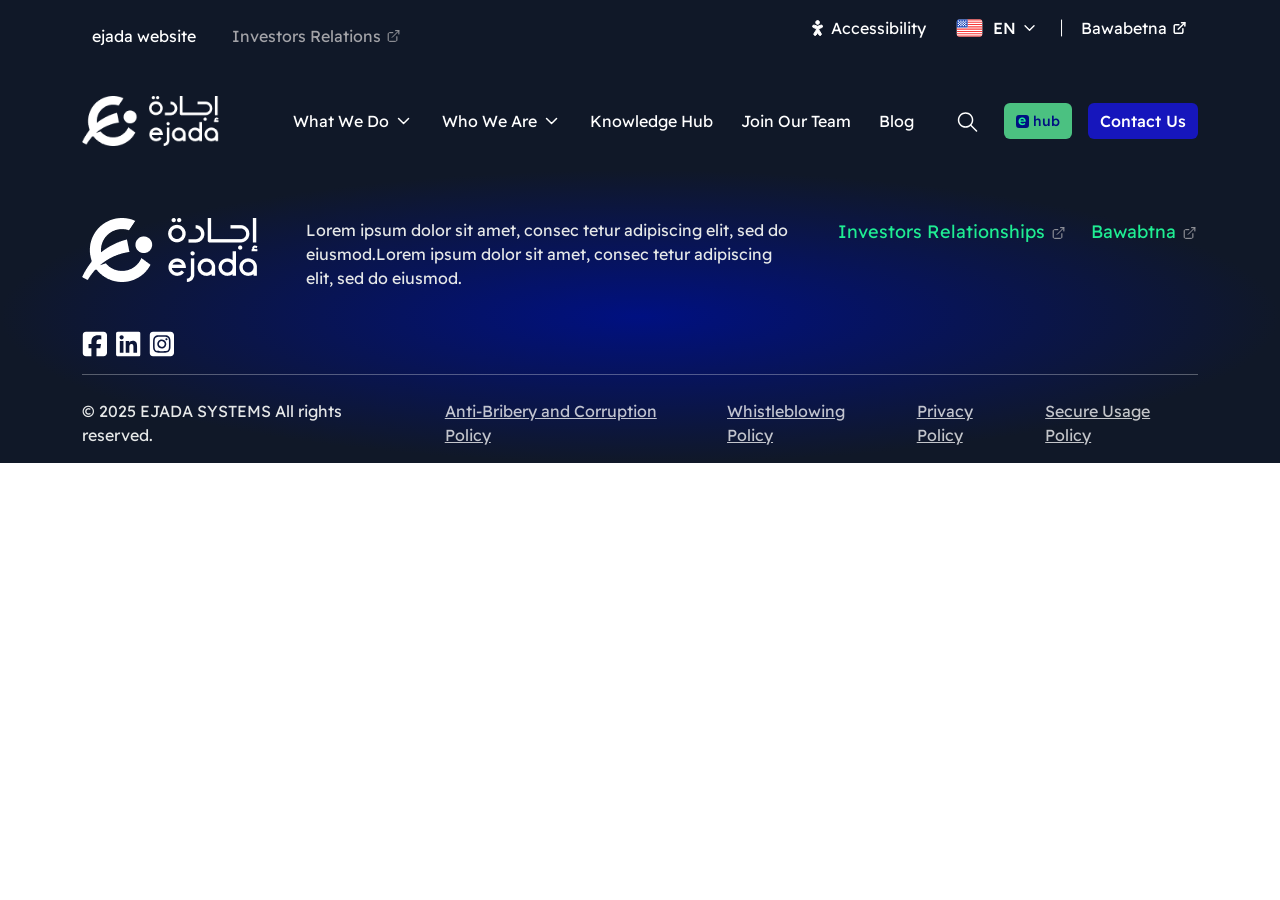
<file: index.html>
<!DOCTYPE html>
<html lang="en">
  <head>
    <meta charset="UTF-8" />
    <meta name="viewport" content="width=device-width, initial-scale=1.0" />
    <title>Document</title>
    <!-- bootstrap icon  -->
    <link
      rel="stylesheet"
      href="https://cdn.jsdelivr.net/npm/bootstrap-icons@1.13.1/font/bootstrap-icons.min.css"
    />
    <!-- bootstrap css file -->
    <link rel="stylesheet" href="css/bootstrap.min.css" />
    <!-- main style -->
    <link rel="stylesheet" href="css/style.css" />
  </head>
  <body>
    <!-- start small screen nav menu  -->
    <div class="small-menu offcanvas offcanvas-start" id="menu-offcanvas">
      <div class="offcanvas-header">
        <button
          type="button"
          class="btn-close"
          data-bs-dismiss="offcanvas"
          aria-label="Close"
        ></button>
      </div>
      <div class="offcanvas-body">
        <div class="logo">
          <img src="assets/logos/ejada-logo.png" alt="" />
        </div>
        <ul class="mb-0 nav-items d-flex flex-column gap-2">
          <li class="item">
            <a class="d-flex gap-1 align-items-center" href="#"
              >What We Do<img src="assets/icons/chevron-down-blue.svg" alt=""
            /></a>
          </li>
          <li class="item">
            <a href="#">Who We Are</a>
          </li>
          <li class="item">
            <a href="#">Knowledge Hub</a>
          </li>
          <li class="item">
            <a href="#">Join Our Team</a>
          </li>
          <li class="item">
            <a href="#">Blog</a>
          </li>
        </ul>
        <div class="d-flex flex-column gap-4">
          <div class="search pointer">
            <img src="assets/icons/search.svg" alt="search icon" />
          </div>
          <div class="nav-btns d-flex flex-column align-items-start gap-3">
            <a
              class="btn btn-secondary ehub-text d-flex align-items-center gap-1"
            >
              <div class="e"></div>
              hub
            </a>
            <b class="btn btn-primary"> Contact Us </b>
          </div>
        </div>
      </div>
    </div>
    <!-- end small screen nav menu  -->
    <!--------------- start header  ------------------------>
    <!-- add "white-header-bg" for white header
     "" and "inner-header-bg" for inner header -->
    <header class="">
      <!-- -------------- start Up Nav ------------- -->
      <nav class="top">
        <div
          class="container up-nav py-2 d-flex align-items-center justify-content-between"
        >
          <div class="d-flex align-items-center gap-3">
            <a class="ejada-link" href="#">ejada website</a>
            <a
              class="investor-link d-flex align-items-center gap-1 text-neutrals-n4"
              href="#"
              >Investors Relations
              <img src="assets/icons/external-link.svg" alt=""
            /></a>
          </div>

          <ul
            class="d-none d-lg-flex extra-nav d-flex align-items-center gap-2"
          >
            <li class="d-flex">
              <a class="d-flex align-items-center gap-2" href="">
                <img src="assets/icons/Vector.svg" alt="" />Accessibility</a
              >
            </li>
            <!--- Language Switch --->
            <li class="language-dropdown dropdown">
              <button
                id="language-code"
                class="dropdown-toggle btn pe-0 border-0"
                data-bs-toggle="dropdown"
                data-bs-target="#language-options"
              >
                <img id="language-flag" src="assets/icons/us.svg" alt="Flag" />
                EN
                <img src="assets/icons/chevron-down-blue.svg" alt="" />
              </button>
              <ul id="language-options" class="language-options dropdown-menu">
                <li class="dropdown-item">
                  <img src="assets/icons/us.svg" alt="US" /> EN
                </li>
                <li class="dropdown-item">
                  <img src="assets/icons/saudi.png" alt="Saudi" /> AR
                </li>
              </ul>
            </li>
            <!-- -------------  -->

            <img src="assets/icons/Line-blue.svg" alt="" />
            <li>
              <a class="d-flex align-items-center gap-1" href=""
                >Bawabetna<img src="assets/icons/external-link-blue.svg" alt=""
              /></a>
            </li>
          </ul>

          <!--  start small screen top nav   -->
          <div class="top-nav-dropdown dropdown d-lg-none">
            <button
              id="top-nav-btn"
              class="dropdown-toggle btn pe-0 border-0"
              data-bs-toggle="dropdown"
              data-bs-target="#top-nav"
              data-bs-auto-close="outside"
            >
              <div class="dots-more pointer d-lg-none">
                <img src="assets/icons/dots-vertical.svg" alt="" />
              </div>
            </button>
            <ul id="top-nav" class="dropdown-menu top-nav flex-column gap-2">
              <li class="d-flex">
                <a class="d-flex align-items-center gap-2" href="">
                  <img src="assets/icons/Vector.svg" alt="" />Accessibility</a
                >
              </li>

              <li class="language-dropdown dropdown">
                <button
                  id="language-code"
                  class="dropdown-toggle btn pe-0 border-0"
                  data-bs-toggle="dropdown"
                  data-bs-target="#language-options"
                >
                  <img
                    id="language-flag"
                    src="assets/icons/us.svg"
                    alt="Flag"
                  />
                  EN
                  <img src="assets/icons/chevron-down-blue.svg" alt="" />
                </button>
                <ul
                  id="language-options"
                  class="language-options dropdown-menu"
                >
                  <li class="dropdown-item">
                    <img src="assets/icons/us.svg" alt="US" /> EN
                  </li>
                  <li class="dropdown-item">
                    <img src="assets/icons/saudi.png" alt="Saudi" /> AR
                  </li>
                </ul>
              </li>
              <!-- -------------  -->
              <li>
                <a class="d-flex align-items-center gap-1" href=""
                  >Bawabetna<img
                    src="assets/icons/external-link-blue.svg"
                    alt=""
                /></a>
              </li>
            </ul>
          </div>
          <!--  end small screen top nav toggle  -->
          <!-- -------------------------  -->
        </div>
      </nav>

      <!-- ---------------- start Second/Main Nav------------------ -->
      <div
        class="container py-4 main-nav d-flex align-items-center justify-content-between"
      >
        <!-- toggle small screen side menu icon -->
        <button
          class="btn menu-icon d-lg-none"
          data-bs-toggle="offcanvas"
          data-bs-target="#menu-offcanvas"
        >
          <i class="bi bi-list"></i>
        </button>
        <!-- ----------  -->
        <div class="logo">
          <img src="assets/logos/ejada-logo.png" alt="" />
        </div>
        <ul
          class="mb-0 nav-items d-flex align-items-center gap-2 d-none d-lg-flex"
        >
          <li class="item">
            <a class="d-flex gap-1 align-items-center" href="#"
              >What We Do<img src="assets/icons/chevron-down-blue.svg" alt=""
            /></a>
          </li>
          <li class="item">
            <a class="d-flex gap-1 align-items-center" href="#"
              >Who We Are<img src="assets/icons/chevron-down-blue.svg" alt=""
            /></a>
          </li>
          <li class="item">
            <a href="#">Knowledge Hub</a>
          </li>
          <li class="item">
            <a href="#">Join Our Team</a>
          </li>
          <li class="item">
            <a href="#">Blog</a>
          </li>
        </ul>
        <div class="d-flex gap-4 align-items-center">
          <div class="search pointer">
            <img src="assets/icons/search.svg" alt="search icon" />
          </div>
          <div
            class="d-none d-lg-flex nav-btns d-flex align-items-center gap-3"
          >
            <a
              class="btn btn-secondary ehub-text d-flex align-items-center gap-1"
            >
              <div class="e"></div>
              hub
            </a>
            <b class="btn btn-primary"> Contact Us </b>
          </div>
        </div>
      </div>
    </header>
    <!--------------- end header  ------------------------>

    <!-- ------------------------------  -->
    <main></main>
    <!-- ------------------ Start footer ---------------------- -->
    <footer class="">
      <div class="container footer-container">
        <div
          class="footer-content pt-5 pb-3 d-flex align-items-start justify-content-between gap-5"
        >
          <div class="logo-social-section d-flex flex-column gap-5">
            <div class="footer-logo">
              <img
                src="assets/logos/ejada-logo.png"
                alt=""
                class="footer-logo-img"
              />
            </div>
            <div class="social-media-icons d-flex align-items-center gap-2">
              <img
                src="assets/icons/square-facebook-brands-solid 1.svg"
                alt=""
              />
              <img src="assets/icons/linkedin-brands-solid.svg" alt="" />
              <img
                src="assets/icons/square-instagram-brands-solid 1.svg"
                alt=""
              />
            </div>
          </div>
          <p class="">
            Lorem ipsum dolor sit amet, consec tetur adipiscing elit, sed do
            eiusmod.Lorem ipsum dolor sit amet, consec tetur adipiscing elit,
            sed do eiusmod.
          </p>

          <div class="footer-links d-flex align-items-center gap-4">
            <div class="item-link d-flex align-items-center gap-2">
              <a>
                Investors Relationships
                <img src="assets/icons/external-link.svg" alt="" />
              </a>
            </div>
            <div class="item-link d-flex align-items-center gap-2">
              <a>
                Bawabtna
                <img src="assets/icons/external-link.svg" alt="" />
              </a>
            </div>
          </div>
        </div>
        <div class="pt-4 footer-bottom d-flex justify-content-between">
          <p class="copy-right">© 2025 EJADA SYSTEMS All rights reserved.</p>
          <ul class="d-flex gap-4">
            <li><a href="#">Anti-Bribery and Corruption Policy </a></li>
            <li><a href="#"> Whistleblowing Policy</a></li>
            <li><a href="#">Privacy Policy</a></li>
            <li><a href="#">Secure Usage Policy</a></li>
          </ul>
        </div>
      </div>
    </footer>
    <!-- ------------------ End footer ------------------------ -->
    <!-- bootstrap js file -->
    <script src="js/bootstrap.bundle.min.js"></script>
    <!-- main js file -->
    <script src="js/main.js"></script>
  </body>
</html>
</file>
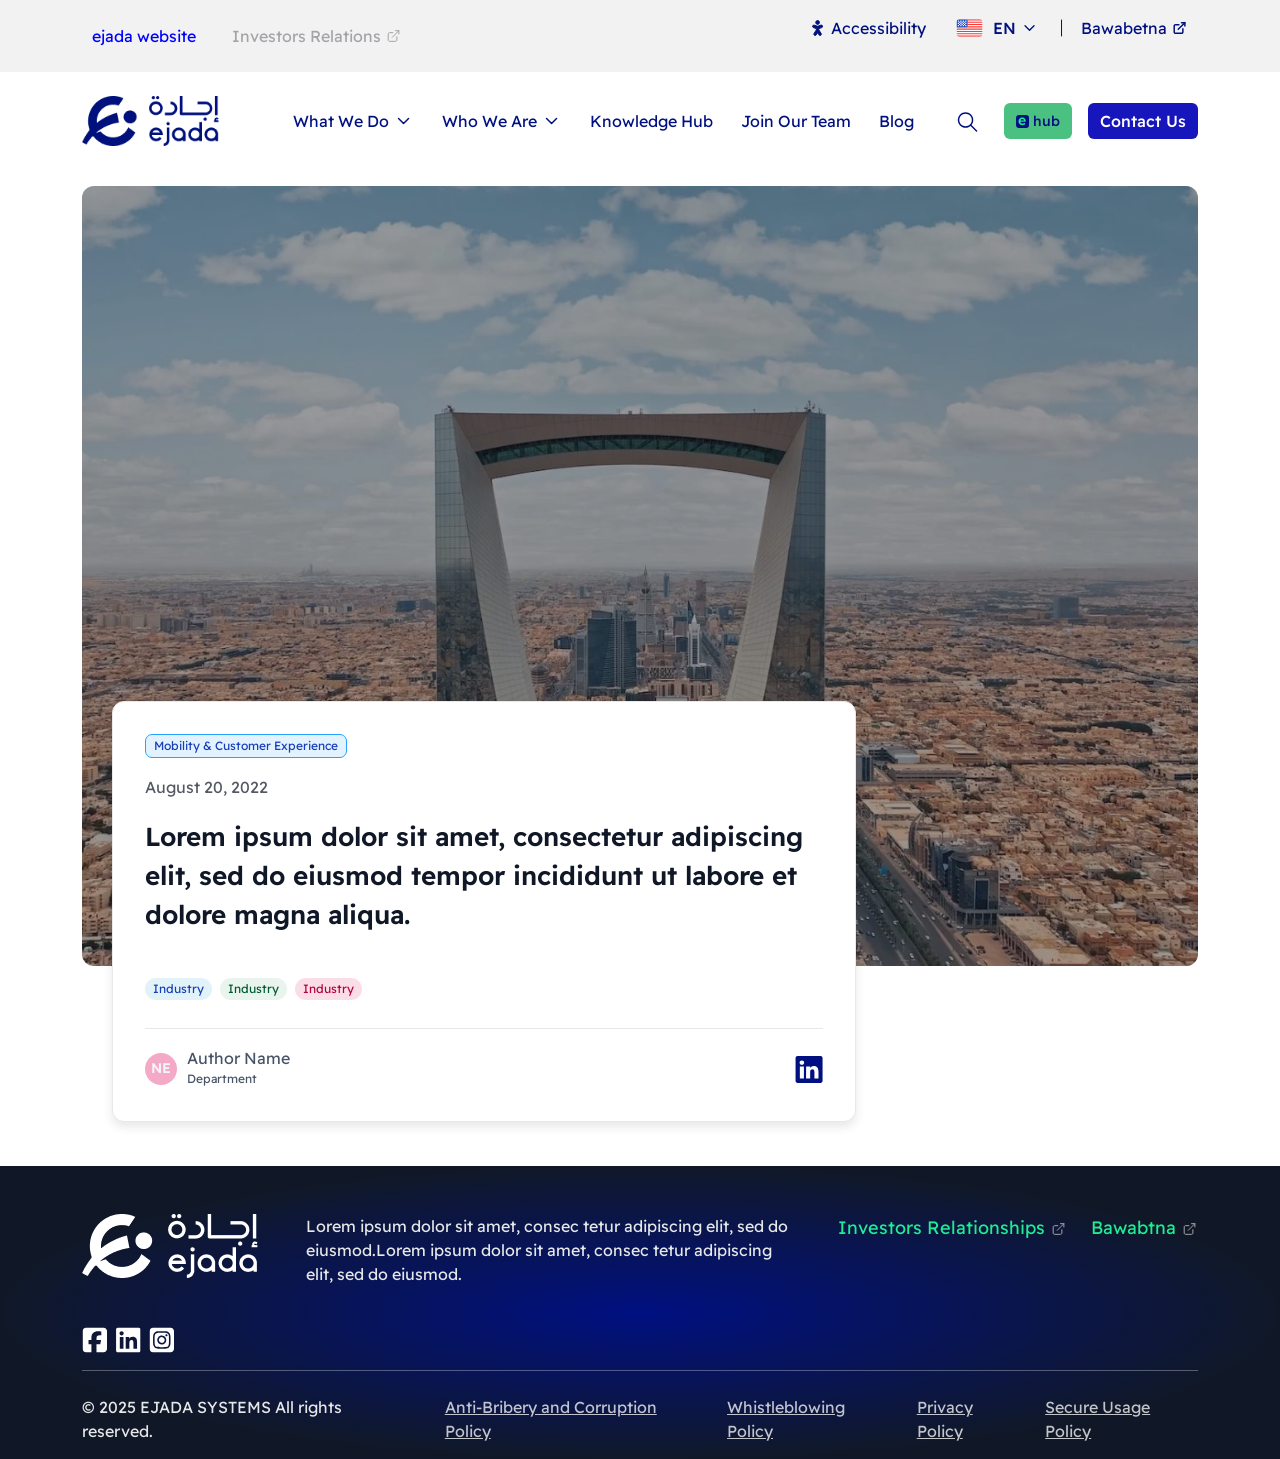
<file: blog-hero.html>
<!DOCTYPE html>
<html lang="en">
  <head>
    <meta charset="UTF-8" />
    <meta name="viewport" content="width=device-width, initial-scale=1.0" />
    <title>Document</title>
    <!-- bootstrap icon  -->
    <link
      rel="stylesheet"
      href="https://cdn.jsdelivr.net/npm/bootstrap-icons@1.13.1/font/bootstrap-icons.min.css"
    />
    <!-- bootstrap css file -->
    <link rel="stylesheet" href="css/bootstrap.min.css" />
    <!-- main style -->
    <link rel="stylesheet" href="css/style.css" />
  </head>
  <body>
    <!-- start small screen nav menu  -->
    <div class="small-menu offcanvas offcanvas-start" id="menu-offcanvas">
      <div class="offcanvas-header">
        <button
          type="button"
          class="btn-close"
          data-bs-dismiss="offcanvas"
          aria-label="Close"
        ></button>
      </div>
      <div class="offcanvas-body">
        <div class="logo">
          <img src="assets/logos/ejada-logo.png" alt="" />
        </div>
        <ul class="mb-0 nav-items d-flex flex-column gap-2">
          <li class="item">
            <a class="d-flex gap-1 align-items-center" href="#"
              >What We Do<img src="assets/icons/chevron-down-blue.svg" alt=""
            /></a>
          </li>
          <li class="item">
            <a href="#">Who We Are</a>
          </li>
          <li class="item">
            <a href="#">Knowledge Hub</a>
          </li>
          <li class="item">
            <a href="#">Join Our Team</a>
          </li>
          <li class="item">
            <a href="#">Blog</a>
          </li>
        </ul>
        <div class="d-flex flex-column gap-4">
          <div class="search pointer">
            <img src="assets/icons/search.svg" alt="search icon" />
          </div>
          <div class="nav-btns d-flex flex-column align-items-start gap-3">
            <a
              class="btn btn-secondary ehub-text d-flex align-items-center gap-1"
            >
              <div class="e"></div>
              hub
            </a>
            <b class="btn btn-primary"> Contact Us </b>
          </div>
        </div>
      </div>
    </div>
    <!-- end small screen nav menu  -->
    <!--------------- start header  ------------------------>
    <!-- add "white-header-bg" for white header -->
    <header class="white-header-bg">
      <!-- -------------- start Up Nav ------------- -->
      <nav class="top">
        <div
          class="container up-nav py-2 d-flex align-items-center justify-content-between"
        >
          <div class="d-flex align-items-center gap-3">
            <a class="ejada-link" href="#">ejada website</a>
            <a
              class="investor-link d-flex align-items-center gap-1 text-neutrals-n4"
              href="#"
              >Investors Relations
              <img src="assets/icons/external-link.svg" alt=""
            /></a>
          </div>

          <ul
            class="d-none d-lg-flex extra-nav d-flex align-items-center gap-2"
          >
            <li class="d-flex">
              <a class="d-flex align-items-center gap-2" href="">
                <img src="assets/icons/Vector.svg" alt="" />Accessibility</a
              >
            </li>
            <!--- Language Switch --->
            <li class="language-dropdown dropdown">
              <button
                id="language-code"
                class="dropdown-toggle btn pe-0 border-0"
                data-bs-toggle="dropdown"
                data-bs-target="#language-options"
              >
                <img id="language-flag" src="assets/icons/us.svg" alt="Flag" />
                EN
                <img src="assets/icons/chevron-down-blue.svg" alt="" />
              </button>
              <ul id="language-options" class="language-options dropdown-menu">
                <li class="dropdown-item">
                  <img src="assets/icons/us.svg" alt="US" /> EN
                </li>
                <li class="dropdown-item">
                  <img src="assets/icons/saudi.png" alt="Saudi" /> AR
                </li>
              </ul>
            </li>
            <!-- -------------  -->

            <img src="assets/icons/Line-blue.svg" alt="" />
            <li>
              <a class="d-flex align-items-center gap-1" href=""
                >Bawabetna<img src="assets/icons/external-link-blue.svg" alt=""
              /></a>
            </li>
          </ul>

          <!--  start small screen top nav   -->
          <div class="top-nav-dropdown dropdown d-lg-none">
            <button
              id="top-nav-btn"
              class="dropdown-toggle btn pe-0 border-0"
              data-bs-toggle="dropdown"
              data-bs-target="#top-nav"
              data-bs-auto-close="outside"
            >
              <div class="dots-more pointer d-lg-none">
                <img src="assets/icons/dots-vertical.svg" alt="" />
              </div>
            </button>
            <ul id="top-nav" class="dropdown-menu top-nav flex-column gap-2">
              <li class="d-flex">
                <a class="d-flex align-items-center gap-2" href="">
                  <img src="assets/icons/Vector.svg" alt="" />Accessibility</a
                >
              </li>

              <li class="language-dropdown dropdown">
                <button
                  id="language-code"
                  class="dropdown-toggle btn pe-0 border-0"
                  data-bs-toggle="dropdown"
                  data-bs-target="#language-options"
                >
                  <img
                    id="language-flag"
                    src="assets/icons/us.svg"
                    alt="Flag"
                  />
                  EN
                  <img src="assets/icons/chevron-down-blue.svg" alt="" />
                </button>
                <ul
                  id="language-options"
                  class="language-options dropdown-menu"
                >
                  <li class="dropdown-item">
                    <img src="assets/icons/us.svg" alt="US" /> EN
                  </li>
                  <li class="dropdown-item">
                    <img src="assets/icons/saudi.png" alt="Saudi" /> AR
                  </li>
                </ul>
              </li>
              <!-- -------------  -->
              <li>
                <a class="d-flex align-items-center gap-1" href=""
                  >Bawabetna<img
                    src="assets/icons/external-link-blue.svg"
                    alt=""
                /></a>
              </li>
            </ul>
          </div>
          <!--  end small screen top nav toggle  -->
          <!-- -------------------------  -->
        </div>
      </nav>

      <!-- ---------------- start Second/Main Nav------------------ -->
      <div
        class="container py-4 main-nav d-flex align-items-center justify-content-between"
      >
        <!-- toggle small screen side menu icon -->
        <button
          class="btn menu-icon d-lg-none"
          data-bs-toggle="offcanvas"
          data-bs-target="#menu-offcanvas"
        >
          <i class="bi bi-list"></i>
        </button>
        <!-- ----------  -->
        <div class="logo">
          <img src="assets/logos/ejada-logo.png" alt="" />
        </div>
        <ul
          class="mb-0 nav-items d-flex align-items-center gap-2 d-none d-lg-flex"
        >
          <li class="item">
            <a class="d-flex gap-1 align-items-center" href="#"
              >What We Do<img src="assets/icons/chevron-down-blue.svg" alt=""
            /></a>
          </li>
          <li class="item">
            <a class="d-flex gap-1 align-items-center" href="#"
              >Who We Are<img src="assets/icons/chevron-down-blue.svg" alt=""
            /></a>
          </li>
          <li class="item">
            <a href="#">Knowledge Hub</a>
          </li>
          <li class="item">
            <a href="#">Join Our Team</a>
          </li>
          <li class="item">
            <a href="#">Blog</a>
          </li>
        </ul>
        <div class="d-flex gap-4 align-items-center">
          <div class="search pointer">
            <img src="assets/icons/search.svg" alt="search icon" />
          </div>
          <div
            class="d-none d-lg-flex nav-btns d-flex align-items-center gap-3"
          >
            <a
              class="btn btn-secondary ehub-text d-flex align-items-center gap-1"
            >
              <div class="e"></div>
              hub
            </a>
            <b class="btn btn-primary"> Contact Us </b>
          </div>
        </div>
      </div>
    </header>
    <!--------------- end header  ------------------------>

    <!-- ------------------------------  -->
    <main>
      <!-- start blog hero -->
      <div class="blog-hero mt-3">
        <div class="container">
          <!-- highlight blog ----------------------------  -->
          <div class="blog-hero-container">
            <img src="assets/images/highlight blog img.png" alt="blog image" />
            <div class="content-bg"></div>
            <div class="card">
              <h6 class="badge info-tag">Mobility & Customer Experience</h6>
              <h6 class="date">August 20, 2022</h6>
              <p class="text">
                Lorem ipsum dolor sit amet, consectetur adipiscing elit, sed do
                eiusmod tempor incididunt ut labore et dolore magna aliqua.
              </p>
              <ul class="industry-list">
                <li class="badge info">Industry</li>
                <li class="badge success">Industry</li>
                <li class="badge danger">Industry</li>
              </ul>
              <div class="d-flex align-items-center author-container">
                <div class="author d-flex align-items-center gap-8">
                  <div class="avatar">
                    <h2 class="text">NE</h2>
                  </div>
                  <div class="d-flex flex-column">
                    <h3 class="name">Author Name</h3>
                    <h6 class="dep">Department</h6>
                  </div>
                </div>
                <div class="social-icon">
                  <img src="assets/icons/bi_linkedin.svg" alt="linkedin" />
                </div>
              </div>
            </div>
          </div>
          <!-- ----------------------------------------------  -->
        </div>
      </div>
      <!-- end blog hero  -->
    </main>

    <!-- ------------------ Start footer ---------------------- -->
    <footer class="">
      <div class="container footer-container">
        <div
          class="footer-content pt-5 pb-3 d-flex align-items-start justify-content-between gap-5"
        >
          <div class="logo-social-section d-flex flex-column gap-5">
            <div class="footer-logo">
              <img
                src="assets/logos/ejada-logo.png"
                alt=""
                class="footer-logo-img"
              />
            </div>
            <div class="social-media-icons d-flex align-items-center gap-2">
              <img
                src="assets/icons/square-facebook-brands-solid 1.svg"
                alt=""
              />
              <img src="assets/icons/linkedin-brands-solid.svg" alt="" />
              <img
                src="assets/icons/square-instagram-brands-solid 1.svg"
                alt=""
              />
            </div>
          </div>
          <p class="">
            Lorem ipsum dolor sit amet, consec tetur adipiscing elit, sed do
            eiusmod.Lorem ipsum dolor sit amet, consec tetur adipiscing elit,
            sed do eiusmod.
          </p>

          <div class="footer-links d-flex align-items-center gap-4">
            <div class="item-link d-flex align-items-center gap-2">
              <a>
                Investors Relationships
                <img src="assets/icons/external-link.svg" alt="" />
              </a>
            </div>
            <div class="item-link d-flex align-items-center gap-2">
              <a>
                Bawabtna
                <img src="assets/icons/external-link.svg" alt="" />
              </a>
            </div>
          </div>
        </div>
        <div class="pt-4 footer-bottom d-flex justify-content-between">
          <p class="copy-right">© 2025 EJADA SYSTEMS All rights reserved.</p>
          <ul class="d-flex gap-4">
            <li><a href="#">Anti-Bribery and Corruption Policy </a></li>
            <li><a href="#"> Whistleblowing Policy</a></li>
            <li><a href="#">Privacy Policy</a></li>
            <li><a href="#">Secure Usage Policy</a></li>
          </ul>
        </div>
      </div>
    </footer>
    <!-- ------------------ End footer ------------------------ -->
    <!-- bootstrap js file -->
    <script src="js/bootstrap.bundle.min.js"></script>
    <!-- main js file -->
    <script src="js/main.js"></script>
  </body>
</html>
</file>
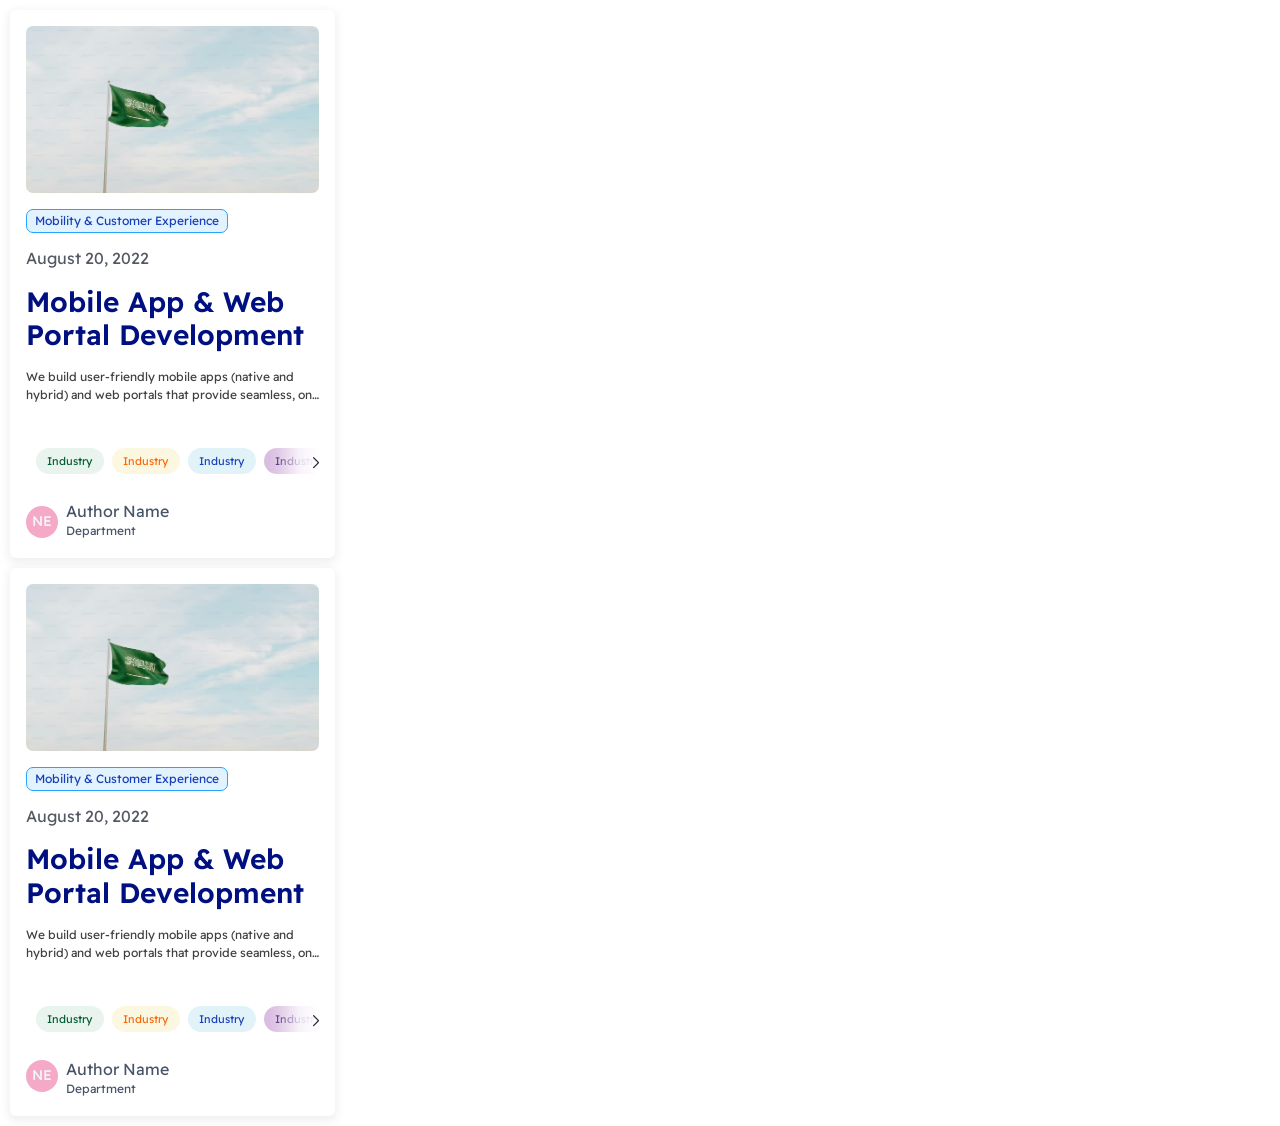
<file: cards-with-swiper.html>
<!DOCTYPE html>
<html lang="en">
  <head>
    <meta charset="UTF-8" />
    <meta name="viewport" content="width=device-width, initial-scale=1.0" />
    <title>Document</title>
    <!-- bootstrap icon  -->
    <link
      rel="stylesheet"
      href="https://cdn.jsdelivr.net/npm/bootstrap-icons@1.13.1/font/bootstrap-icons.min.css"
    />
    <!-- bootstrap css file -->
    <link rel="stylesheet" href="css/bootstrap.min.css" />
    <!-- swiper library css file  -->
    <link
      rel="stylesheet"
      href="https://cdn.jsdelivr.net/npm/swiper@8.4.7/swiper-bundle.min.css"
    />
    <!-- main style -->
    <link rel="stylesheet" href="css/style.css" />
  </head>
  <body>
    <!--  mobility and customer expereince cards -->
    <!-- more than one card have same swiper  -->
    <div class="card-container mobility-experience">
      <!-- first card  -->
      <div class="card d-flex flex-column gap-3">
        <div class="card-image">
          <img
            src="assets/images/4d56c53949b1270d9d0127d81f6a3d80f5a00137.jpg"
            alt=""
          />
        </div>
        <div class="card-content d-flex flex-column gap-2">
          <h5 class="badge info-tag">Mobility & Customer Experience</h5>
          <h6 class="date">August 20, 2022</h6>
          <h3 class="title">Mobile App & Web Portal Development</h3>
          <p>
            We build user-friendly mobile apps (native and hybrid) and web
            portals that provide seamless, on-the-go access to services,
            increasing engagement across platforms.
          </p>
          <div class="industry-swiper-container">
            <!-- swiper continer  -->
            <div class="swiper industry-swiper" data-id="1">
              <!-- Fade masks -->
              <div class="fade-left" id="fadeLeft"></div>
              <div class="fade-right" id="fadeRight"></div>
              <!-- Slides -->
              <div class="swiper-wrapper">
                <div class="swiper-slide item">Industry</div>
                <div class="swiper-slide item">Industry</div>
                <div class="swiper-slide item">Industry</div>
                <div class="swiper-slide item">Industry</div>
                <div class="swiper-slide item">Industry</div>
              </div>
              <!-- Arrows -->
              <div class="swiper-button-prev"></div>
              <div class="swiper-button-next"></div>
            </div>
          </div>

          <div class="author d-flex align-items-center gap-2">
            <div class="avatar">
              <h2 class="text">NE</h2>
            </div>
            <div class="d-flex flex-column">
              <h3 class="name">Author Name</h3>
              <h6 class="dep">Department</h6>
            </div>
          </div>
        </div>
      </div>
      <!-- second card  -->
      <div class="card d-flex flex-column gap-3">
        <div class="card-image">
          <img
            src="assets/images/4d56c53949b1270d9d0127d81f6a3d80f5a00137.jpg"
            alt=""
          />
        </div>
        <div class="card-content d-flex flex-column gap-2">
          <h5 class="badge info-tag">Mobility & Customer Experience</h5>
          <h6 class="date">August 20, 2022</h6>
          <h3 class="title">Mobile App & Web Portal Development</h3>
          <p>
            We build user-friendly mobile apps (native and hybrid) and web
            portals that provide seamless, on-the-go access to services,
            increasing engagement across platforms.
          </p>
          <div class="industry-swiper-container">
            <!-- swiper continer  -->
            <div class="swiper industry-swiper" data-id="2">
              <!-- Fade masks -->
              <div class="fade-left" id="fadeLeft"></div>
              <div class="fade-right" id="fadeRight"></div>
              <!-- Slides -->
              <div class="swiper-wrapper">
                <div class="swiper-slide item">Industry</div>
                <div class="swiper-slide item">Industry</div>
                <div class="swiper-slide item">Industry</div>
                <div class="swiper-slide item">Industry</div>
                <div class="swiper-slide item">Industry</div>
              </div>
              <!-- Arrows -->
              <div class="swiper-button-prev"></div>
              <div class="swiper-button-next"></div>
            </div>
          </div>

          <div class="author d-flex gap-2">
            <div class="avatar">
              <h2 class="text">NE</h2>
            </div>
            <div class="d-flex flex-column">
              <h3 class="name">Author Name</h3>
              <h6 class="dep">Department</h6>
            </div>
          </div>
        </div>
      </div>
    </div>

    <!-- bootstrap js file -->
    <script src="js/bootstrap.bundle.min.js"></script>
    <!-- swiper  library js file -->
    <script src="https://cdn.jsdelivr.net/npm/swiper@8.4.7/swiper-bundle.min.js"></script>
    <!-- main js file -->
    <script src="js/main.js"></script>
  </body>
</html>
</file>
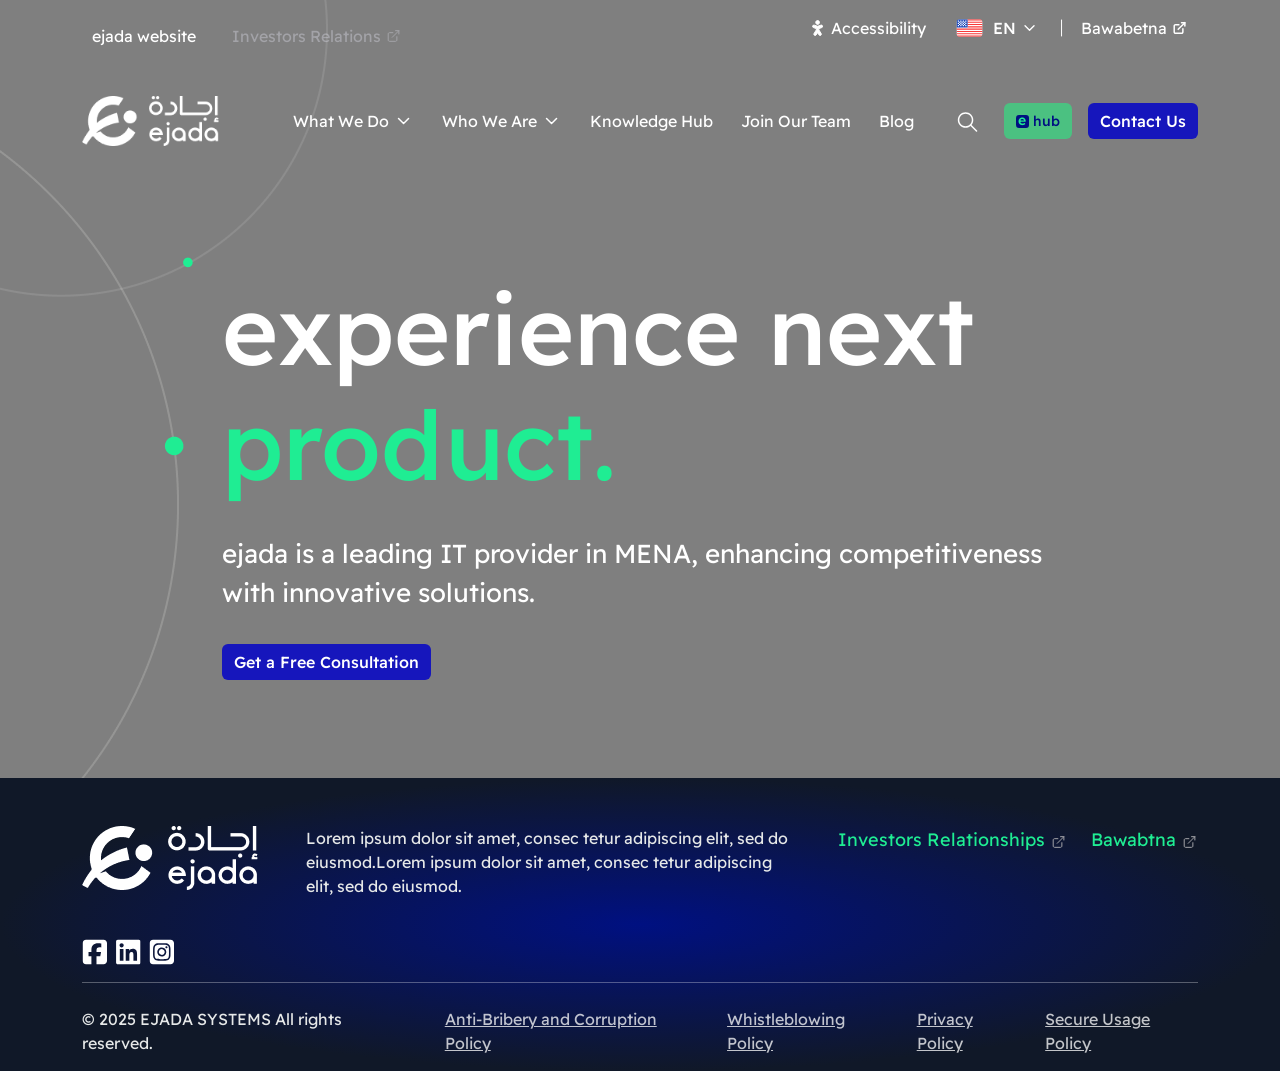
<file: home-hero.html>
<!DOCTYPE html>
<html lang="en">
  <head>
    <meta charset="UTF-8" />
    <meta name="viewport" content="width=device-width, initial-scale=1.0" />
    <title>Document</title>
    <!-- bootstrap icon  -->
    <link
      rel="stylesheet"
      href="https://cdn.jsdelivr.net/npm/bootstrap-icons@1.13.1/font/bootstrap-icons.min.css"
    />
    <!-- bootstrap css file -->
    <link rel="stylesheet" href="css/bootstrap.min.css" />
    <!-- main style -->
    <link rel="stylesheet" href="css/style.css" />
  </head>
  <body>
    <!-- start small screen nav menu  -->
    <div class="small-menu offcanvas offcanvas-start" id="menu-offcanvas">
      <div class="offcanvas-header">
        <button
          type="button"
          class="btn-close"
          data-bs-dismiss="offcanvas"
          aria-label="Close"
        ></button>
      </div>
      <div class="offcanvas-body">
        <div class="logo">
          <img src="assets/logos/ejada-logo.png" alt="" />
        </div>
        <ul class="mb-0 nav-items d-flex flex-column gap-2">
          <li class="item">
            <a class="d-flex gap-1 align-items-center" href="#"
              >What We Do<img src="assets/icons/chevron-down-blue.svg" alt=""
            /></a>
          </li>
          <li class="item">
            <a href="#">Who We Are</a>
          </li>
          <li class="item">
            <a href="#">Knowledge Hub</a>
          </li>
          <li class="item">
            <a href="#">Join Our Team</a>
          </li>
          <li class="item">
            <a href="#">Blog</a>
          </li>
        </ul>
        <div class="d-flex flex-column gap-4">
          <div class="search pointer">
            <img src="assets/icons/search.svg" alt="search icon" />
          </div>
          <div class="nav-btns d-flex flex-column align-items-start gap-3">
            <a
              class="btn btn-secondary ehub-text d-flex align-items-center gap-1"
            >
              <div class="e"></div>
              hub
            </a>
            <b class="btn btn-primary"> Contact Us </b>
          </div>
        </div>
      </div>
    </div>
    <!-- end small screen nav menu  -->
    <!--------------- start header and hero  ---------->
    <div class="home-page-hero">
      <!--------------- start header  ------------------------>
      <!-- add "transparent-bg" for transparent header inside hero-->
      <header class="transparent-bg">
        <!-- -------------- start Up Nav ------------- -->
        <!-- add "d-none" to hide the top nav  -->
        <nav class="top">
          <div
            class="container up-nav py-2 d-flex align-items-center justify-content-between"
          >
            <div class="d-flex align-items-center gap-3">
              <a class="ejada-link" href="#">ejada website</a>
              <a
                class="investor-link d-flex align-items-center gap-1 text-neutrals-n4"
                href="#"
                >Investors Relations
                <img src="assets/icons/external-link.svg" alt=""
              /></a>
            </div>

            <ul
              class="d-none d-lg-flex extra-nav d-flex align-items-center gap-2"
            >
              <li class="d-flex">
                <a class="d-flex align-items-center gap-2" href="">
                  <img src="assets/icons/Vector.svg" alt="" />Accessibility</a
                >
              </li>
              <!--- Language Switch --->
              <li class="language-dropdown dropdown">
                <button
                  id="language-code"
                  class="dropdown-toggle btn pe-0 border-0"
                  data-bs-toggle="dropdown"
                  data-bs-target="#language-options"
                >
                  <img
                    id="language-flag"
                    src="assets/icons/us.svg"
                    alt="Flag"
                  />
                  EN
                  <img src="assets/icons/chevron-down-blue.svg" alt="" />
                </button>
                <ul
                  id="language-options"
                  class="language-options dropdown-menu"
                >
                  <li class="dropdown-item">
                    <img src="assets/icons/us.svg" alt="US" /> EN
                  </li>
                  <li class="dropdown-item">
                    <img src="assets/icons/saudi.png" alt="Saudi" /> AR
                  </li>
                </ul>
              </li>
              <!-- -------------  -->

              <img src="assets/icons/Line-blue.svg" alt="" />
              <li>
                <a class="d-flex align-items-center gap-1" href=""
                  >Bawabetna<img
                    src="assets/icons/external-link-blue.svg"
                    alt=""
                /></a>
              </li>
            </ul>

            <!--  start small screen top nav   -->
            <div class="top-nav-dropdown dropdown d-lg-none">
              <button
                id="top-nav-btn"
                class="dropdown-toggle btn pe-0 border-0"
                data-bs-toggle="dropdown"
                data-bs-target="#top-nav"
                data-bs-auto-close="outside"
              >
                <div class="dots-more pointer d-lg-none">
                  <img src="assets/icons/dots-vertical.svg" alt="" />
                </div>
              </button>
              <ul id="top-nav" class="dropdown-menu top-nav flex-column gap-2">
                <li class="d-flex">
                  <a class="d-flex align-items-center gap-2" href="">
                    <img src="assets/icons/Vector.svg" alt="" />Accessibility</a
                  >
                </li>

                <li class="language-dropdown dropdown">
                  <button
                    id="language-code"
                    class="dropdown-toggle btn pe-0 border-0"
                    data-bs-toggle="dropdown"
                    data-bs-target="#language-options"
                  >
                    <img
                      id="language-flag"
                      src="assets/icons/us.svg"
                      alt="Flag"
                    />
                    EN
                    <img src="assets/icons/chevron-down-blue.svg" alt="" />
                  </button>
                  <ul
                    id="language-options"
                    class="language-options dropdown-menu"
                  >
                    <li class="dropdown-item">
                      <img src="assets/icons/us.svg" alt="US" /> EN
                    </li>
                    <li class="dropdown-item">
                      <img src="assets/icons/saudi.png" alt="Saudi" /> AR
                    </li>
                  </ul>
                </li>
                <!-- -------------  -->
                <li>
                  <a class="d-flex align-items-center gap-1" href=""
                    >Bawabetna<img
                      src="assets/icons/external-link-blue.svg"
                      alt=""
                  /></a>
                </li>
              </ul>
            </div>
            <!--  end small screen top nav toggle  -->
            <!-- -------------------------  -->
          </div>
        </nav>

        <!-- ---------------- start Second/Main Nav--------------- -->
        <div
          class="container py-4 main-nav d-flex align-items-center justify-content-between"
        >
          <!-- toggle small screen side menu icon -->
          <button
            class="btn menu-icon d-lg-none z-3"
            data-bs-toggle="offcanvas"
            data-bs-target="#menu-offcanvas"
          >
            <i class="bi bi-list"></i>
          </button>
          <!-- ----------  -->
          <div class="logo">
            <img src="assets/logos/ejada-logo.png" alt="" />
          </div>
          <ul
            class="mb-0 nav-items d-flex align-items-center gap-2 d-none d-lg-flex"
          >
            <li class="item">
              <a class="d-flex gap-1 align-items-center" href="#"
                >What We Do<img src="assets/icons/chevron-down-blue.svg" alt=""
              /></a>
            </li>
            <li class="item">
              <a class="d-flex gap-1 align-items-center" href="#"
                >Who We Are<img src="assets/icons/chevron-down-blue.svg" alt=""
              /></a>
            </li>
            <li class="item">
              <a href="#">Knowledge Hub</a>
            </li>
            <li class="item">
              <a href="#">Join Our Team</a>
            </li>
            <li class="item">
              <a href="#">Blog</a>
            </li>
          </ul>
          <div class="d-flex gap-4 align-items-center">
            <div class="search pointer">
              <img src="assets/icons/search.svg" alt="search icon" />
            </div>
            <div
              class="d-none d-lg-flex nav-btns d-flex align-items-center gap-3"
            >
              <a
                class="btn btn-secondary ehub-text d-flex align-items-center gap-1"
              >
                <div class="e"></div>
                hub
              </a>
              <b class="btn btn-primary"> Contact Us </b>
            </div>
          </div>
        </div>
      </header>
      <!--------------- end header  ------------------------>
      <!----------------------start hero content  ------------------------>
      <!-- hero video  -->
      <div class="hero-video">
        <video
          src="assets/video/Hero_Video2_720p.mp4"
          autoplay
          loop
          muted
        ></video>
        <!-- <img src="assets/images/home-hero-bg.png" alt="" /> -->
      </div>
      <div class="overlay"></div>
      <!-- shapes  -->
      <div class="shape-1">
        <img src="assets/images/home-shape-1.png" alt="" />
      </div>
      <div class="shape-2">
        <img src="assets/images/home-shape-2.png" alt="" />
      </div>
      <div class="container hero-content">
        <div
          class="d-flex flex-column align-items-start w-75 align-items-start mx-auto my-5"
        >
          <div class="hero-title my-4">
            <h1>experience next <span>product.</span></h1>
          </div>
          <p class="hero-text">
            ejada is a leading IT provider in MENA, enhancing competitiveness
            with innovative solutions.
          </p>
          <button class="btn btn-primary mt-3">Get a Free Consultation</button>
        </div>
      </div>
      <!----------------------start hero content  ------------------------>
    </div>
    <!--------------- end header and hero  ---------->

    <!-- ------------------ Start footer ---------------------- -->
    <footer class="">
      <div class="container footer-container">
        <div
          class="footer-content pt-5 pb-3 d-flex align-items-start justify-content-between gap-5"
        >
          <div class="logo-social-section d-flex flex-column gap-5">
            <div class="footer-logo">
              <img
                src="assets/logos/ejada-logo.png"
                alt=""
                class="footer-logo-img"
              />
            </div>
            <div class="social-media-icons d-flex align-items-center gap-2">
              <img
                src="assets/icons/square-facebook-brands-solid 1.svg"
                alt=""
              />
              <img src="assets/icons/linkedin-brands-solid.svg" alt="" />
              <img
                src="assets/icons/square-instagram-brands-solid 1.svg"
                alt=""
              />
            </div>
          </div>
          <p class="">
            Lorem ipsum dolor sit amet, consec tetur adipiscing elit, sed do
            eiusmod.Lorem ipsum dolor sit amet, consec tetur adipiscing elit,
            sed do eiusmod.
          </p>

          <div class="footer-links d-flex align-items-center gap-4">
            <div class="item-link d-flex align-items-center gap-2">
              <a>
                Investors Relationships
                <img src="assets/icons/external-link.svg" alt="" />
              </a>
            </div>
            <div class="item-link d-flex align-items-center gap-2">
              <a>
                Bawabtna
                <img src="assets/icons/external-link.svg" alt="" />
              </a>
            </div>
          </div>
        </div>
        <div class="pt-4 footer-bottom d-flex justify-content-between">
          <p class="copy-right">© 2025 EJADA SYSTEMS All rights reserved.</p>
          <ul class="d-flex gap-4">
            <li><a href="#">Anti-Bribery and Corruption Policy </a></li>
            <li><a href="#"> Whistleblowing Policy</a></li>
            <li><a href="#">Privacy Policy</a></li>
            <li><a href="#">Secure Usage Policy</a></li>
          </ul>
        </div>
      </div>
    </footer>
    <!-- ------------------ End footer ------------------------ -->
    <!-- bootstrap js file -->
    <script src="js/bootstrap.bundle.min.js"></script>
    <!-- main js file -->
    <script src="js/main.js"></script>
  </body>
</html>
</file>
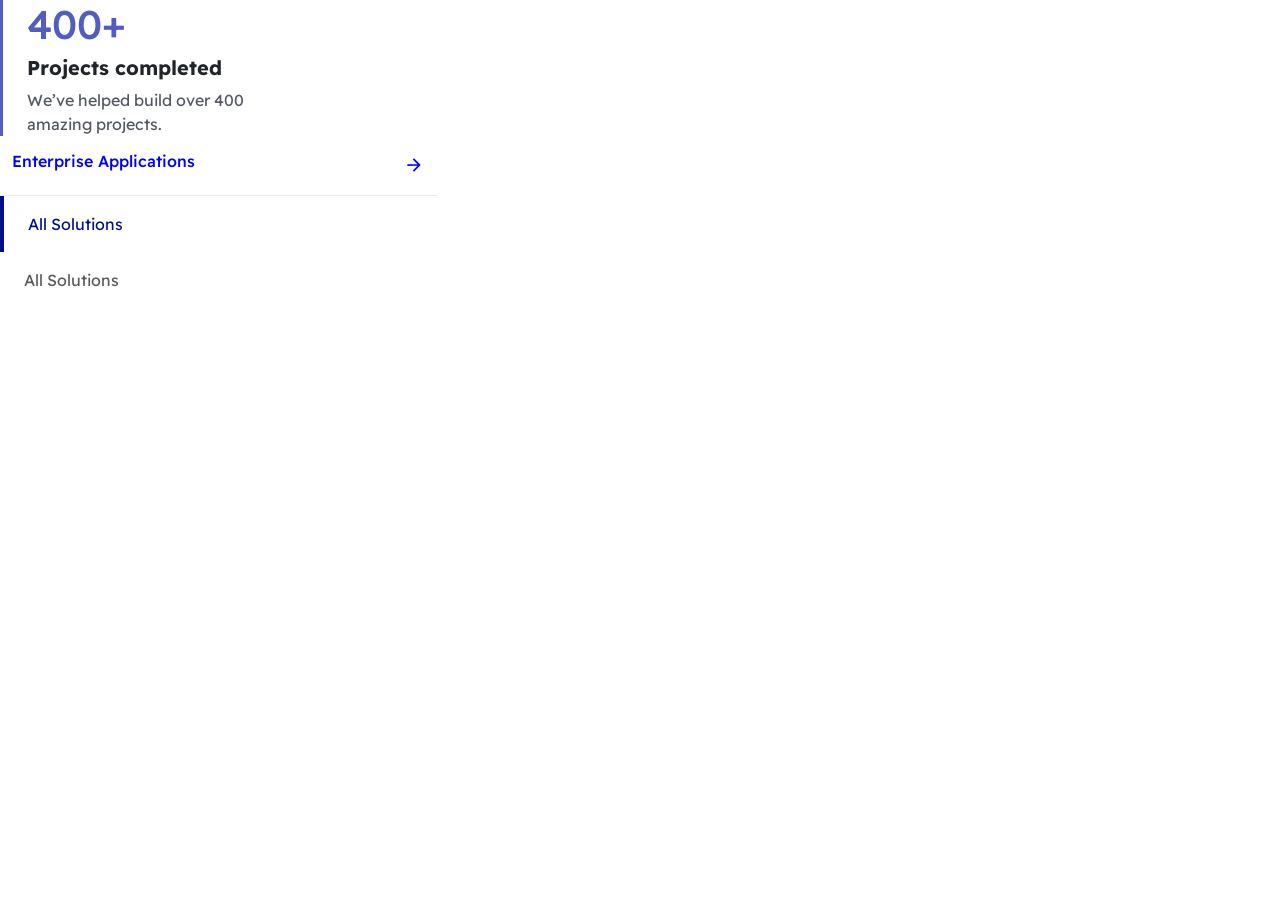
<file: other-component.html>
<!DOCTYPE html>
<html lang="en">
  <head>
    <meta charset="UTF-8" />
    <meta name="viewport" content="width=device-width, initial-scale=1.0" />
    <title>Document</title>
    <!-- bootstrap icon  -->
    <link
      rel="stylesheet"
      href="https://cdn.jsdelivr.net/npm/bootstrap-icons@1.13.1/font/bootstrap-icons.min.css"
    />
    <!-- bootstrap css file -->
    <link rel="stylesheet" href="css/bootstrap.min.css" />
    <!-- main style -->
    <link rel="stylesheet" href="css/style.css" />
  </head>
  <body>
    <!-- Statistics Section -->
    <div class="statistics-container">
      <div class="statistic">
        <h1 class="mb-0">400+</h1>
        <h5 class="fw-bold my-0">Projects completed</h5>
        <p class="my-0">We’ve helped build over 400 amazing projects.</p>
      </div>
    </div>

    <!-- important links items -->
    <a class="link-item d-flex align-items-center justify-content-between">
      <h6>Enterprise Applications</h6>
      <img src="assets/icons/arrow-right.svg" alt="" />
    </a>

    <!-- menu items -->
    <ul class="menu-list">
      <li class="item">
        <a class="selected">All Solutions</a>
      </li>
      <li class="item">
        <a class="">All Solutions</a>
      </li>
    </ul>
    <!-- -------------------------------------------  -->
    <!-- bootstrap js file -->
    <script src="js/bootstrap.bundle.min.js"></script>
    <!-- main js file -->
    <script src="js/main.js"></script>
  </body>
</html>
</file>
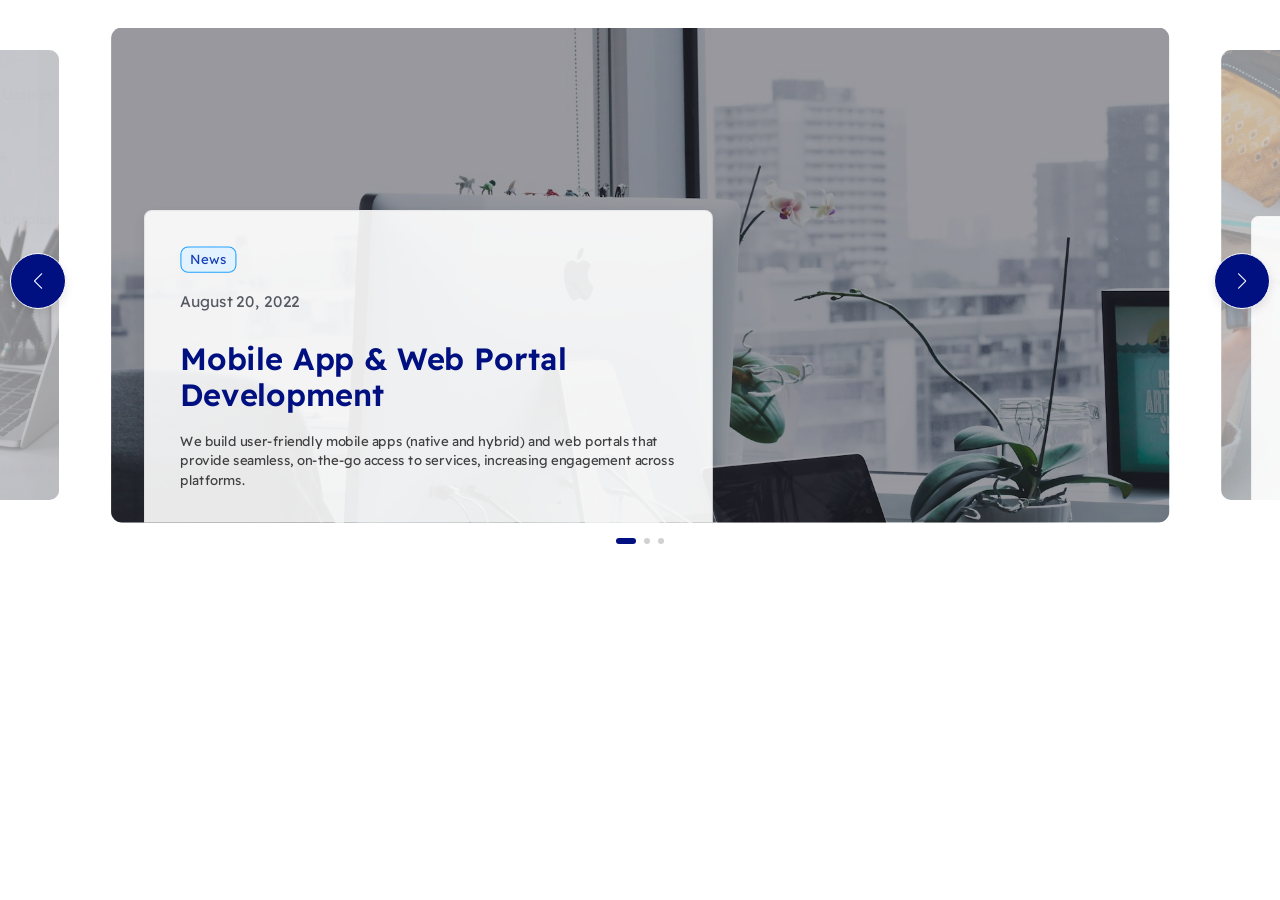
<file: slider.html>
<!DOCTYPE html>
<html lang="en">
  <head>
    <meta charset="UTF-8" />
    <meta name="viewport" content="width=device-width, initial-scale=1.0" />
    <title>Document</title>
    <!-- bootstrap icon  -->
    <link
      rel="stylesheet"
      href="https://cdn.jsdelivr.net/npm/bootstrap-icons@1.13.1/font/bootstrap-icons.min.css"
    />
    <!-- bootstrap css file -->
    <link rel="stylesheet" href="css/bootstrap.min.css" />
    <!-- swiper library css file  -->
    <link
      rel="stylesheet"
      href="https://cdn.jsdelivr.net/npm/swiper@8.4.7/swiper-bundle.min.css"
    />
    <!-- main style -->
    <link rel="stylesheet" href="css/style.css" />
  </head>
  <body>
    <section class="slider-section">
      <div class="swiper news-slider">
        <div class="swiper-wrapper">
          <div class="swiper-slide">
            <div class="img-card">
              <img src="assets/images/slider-img-1.jpg" alt="" />
            </div>
            <div class="content">
              <div class="card">
                <h6 class="badge info-tag">News</h6>
                <p class="date">August 20, 2022</p>
                <h3 class="title">Mobile App & Web Portal Development</h3>
                <p>
                  We build user-friendly mobile apps (native and hybrid) and web
                  portals that provide seamless, on-the-go access to services,
                  increasing engagement across platforms.
                </p>
              </div>
            </div>
          </div>

          <div class="swiper-slide">
            <div class="img-card">
              <img src="assets/images/slider-img-2.jpg" alt="" />
            </div>
            <div class="content">
              <div class="card">
                <h6 class="badge info-tag">News</h6>
                <p class="date">August 20, 2022</p>
                <h3 class="title">Mobile App & Web Portal Development</h3>
                <p>
                  We build user-friendly mobile apps (native and hybrid) and web
                  portals that provide seamless, on-the-go access to services,
                  increasing engagement across platforms.
                </p>
              </div>
            </div>
          </div>

          <div class="swiper-slide">
            <div class="img-card">
              <img src="assets/images/slider-img-3.jpg" alt="" />
            </div>
            <div class="content">
              <div class="card">
                <h6 class="badge info-tag">News</h6>
                <p class="date">August 20, 2022</p>
                <h3 class="title">Mobile App & Web Portal Development</h3>
                <p>
                  We build user-friendly mobile apps (native and hybrid) and web
                  portals that provide seamless, on-the-go access to services,
                  increasing engagement across platforms.
                </p>
              </div>
            </div>
          </div>
        </div>
        <!-- navigation arrows  -->
        <div class="swiper-button-next"></div>
        <div class="swiper-button-prev"></div>
        <!-- Pagination dots -->
        <div class="swiper-pagination"></div>
      </div>
    </section>

    <!-- bootstrap js file -->
    <script src="js/bootstrap.bundle.min.js"></script>
    <!-- swiper  library js file -->
    <script src="https://cdn.jsdelivr.net/npm/swiper@8.4.7/swiper-bundle.min.js"></script>

    <script>
      // news silder swiper
      const sliderSwiper = new Swiper(".news-slider", {
        loop: true, //  infinite loop
        slidesPerView: 1.3,
        spaceBetween: 100,
        // autoplay: { delay: 2500, disableOnInteraction: true }, //autoplay

        pagination: {
          el: ".news-slider .swiper-pagination",
          clickable: true,
        },
        navigation: {
          nextEl: ".news-slider .swiper-button-next",
          prevEl: ".news-slider .swiper-button-prev",
        },
        slideToClickedSlide: true,
        centeredSlides: true,
      });
    </script>
  </body>
</html>
</file>
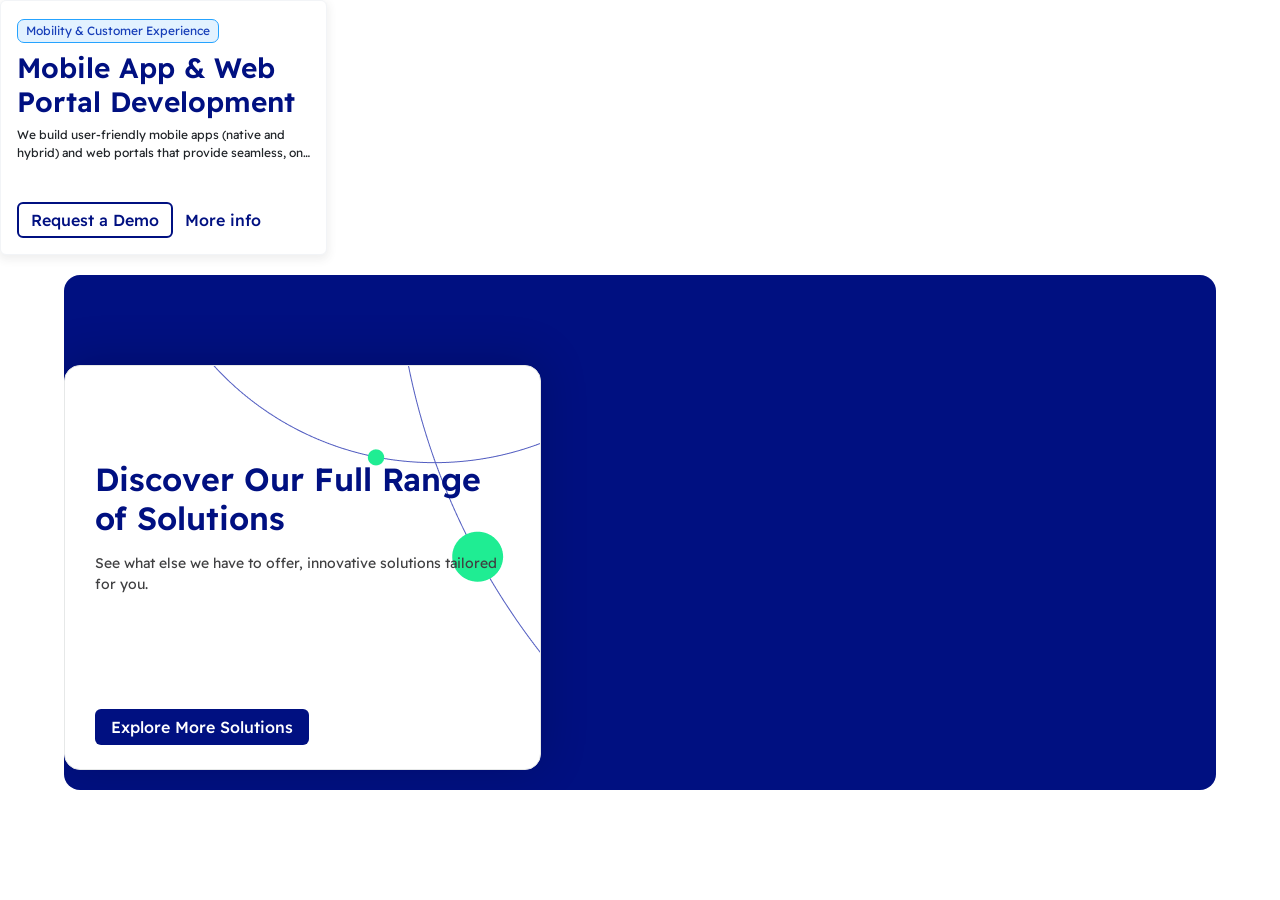
<file: solutions-cards.html>
<!DOCTYPE html>
<html lang="en">
  <head>
    <meta charset="UTF-8" />
    <meta name="viewport" content="width=device-width, initial-scale=1.0" />
    <title>Document</title>
    <!-- bootstrap icon  -->
    <link
      rel="stylesheet"
      href="https://cdn.jsdelivr.net/npm/bootstrap-icons@1.13.1/font/bootstrap-icons.min.css"
    />
    <!-- bootstrap css file -->
    <link rel="stylesheet" href="css/bootstrap.min.css" />
    <!-- main style -->
    <link rel="stylesheet" href="css/style.css" />
  </head>
  <body>
    <!-- catalogue card  -->
    <div class="card catalogue d-flex flex-column gap-4">
      <div class="card-content">
        <h6 class="badge info-tag">Mobility & Customer Experience</h6>
        <h3 class="title">Mobile App & Web Portal Development</h3>
        <p class="line-clamp-2">
          We build user-friendly mobile apps (native and hybrid) and web portals
          that provide seamless, on-the-go access to services, increasing
          engagement across platforms.
        </p>
      </div>
      <div class="card-btns d-flex">
        <a href="" class="btn btn-outline-primary">Request a Demo</a>
        <a href="" class="btn">More info</a>
      </div>
    </div>
    <!-- solution cards  -->
    <!-- <div class="solution-overlap-cards-container bg-primary">
      <div class="card">
        <div class="card-content">
          <h1 class="card-number">01</h1>
          <h2 class="title">Improved Customer Satisfaction</h2>
          <p>
            Build stronger customer relationships through personalized
            experiences and efficient communication.
          </p>
          <div>
            <h6 class="sub-title">Industry</h6>
            <ul class="industry-list">
              <li class="badge info">Industry</li>
              <li class="badge success">Industry</li>
              <li class="badge danger">Industry</li>
            </ul>
          </div>
        </div>
        <div class="card-btns d-flex">
          <a href="" class="btn btn-outline-primary px-4">View form</a>
          <a href="" class="btn">More info</a>
        </div>
      </div>

      <div class="card">
        <div class="card-content">
          <h1 class="card-number">02</h1>
          <h2 class="title">Improved Customer Satisfaction</h2>
          <p>
            Build stronger customer relationships through personalized
            experiences and efficient communication.
          </p>
          <div>
            <h6 class="sub-title">Industry</h6>
            <ul class="industry-list">
              <li class="badge info">Industry</li>
              <li class="badge success">Industry</li>
              <li class="badge danger">Industry</li>
            </ul>
          </div>
        </div>
        <div class="card-btns d-flex">
          <a href="" class="btn btn-outline-primary px-4">View form</a>
          <a href="" class="btn">More info</a>
        </div>
      </div>

      <div class="card">
        <div class="card-content">
          <h1 class="card-number">03</h1>
          <h2 class="title">Mobile App & Web Portal Development</h2>
          <p>
            We build user-friendly mobile apps (native and hybrid) and web
            portals that provide seamless, on-the-go access to services,
            increasing engagement across platforms.
          </p>
          <div class="d-none">
            <h6 class="sub-title">Industry</h6>
            <ul class="industry-list">
              <li class="badge info">Industry</li>
              <li class="badge success">Industry</li>
              <li class="badge danger">Industry</li>
            </ul>
          </div>
        </div>
        <div class="card-btns d-flex">
          <a href="" class="btn btn-outline-primary px-4">View form</a>
          <a href="" class="btn">More info</a>
        </div>
      </div>

      <div class="card">
        <div class="card-content">
          <h1 class="card-number">04</h1>
          <h2 class="title">Enterprise Mobility Solutions </h2>
          <p>
            Build stronger customer relationships through personalized
            experiences and efficient communication.
          </p>
          <div>
            <h6 class="sub-title">Industry</h6>
            <ul class="industry-list">
              <li class="badge info">Industry</li>
              <li class="badge success">Industry</li>
              <li class="badge danger">Industry</li>
            </ul>
          </div>
        </div>
        <div class="card-btns d-flex">
          <a href="" class="btn btn-outline-primary px-4">View form</a>
          <a href="" class="btn">More info</a>
        </div>
      </div>

      <div class="card">
        <div class="card-content">
          <h1 class="card-number">05</h1>
          <h2 class="title">Improved Customer Satisfaction</h2>
          <p>
            Build stronger customer relationships through personalized
            experiences and efficient communication.
          </p>
          <div>
            <h6 class="sub-title">Industry</h6>
            <ul class="industry-list">
              <li class="badge info">Industry</li>
              <li class="badge success">Industry</li>
              <li class="badge danger">Industry</li>
              <li class="badge warning">Industry</li>
              <li class="badge purple">Industry</li>
            </ul>
          </div>
        </div>
        <div class="card-btns d-flex">
          <a href="" class="btn btn-outline-primary px-4">View form</a>
          <a href="" class="btn">More info</a>
        </div>
      </div>

      <div class="card last-card">
        <div class="shape">
          <img src="assets/images/solutions-card-shape.png" alt="" />
        </div>
        <div class="card-content">
          <h1 class="title mb-0 fw-bold">Our 500 Solution</h1>
          <h4 class="fw-bold">catalogue</h4>
          <p>
            We build user-friendly mobile apps (native and hybrid) and web
            portals that provide seamless, on-the-go access to services,
            increasing engagement across platforms.
          </p>
        </div>
        <div class="card-btns d-flex">
          <a href="" class="btn btn-outline-primary px-3">Solution catalogue</a>
        </div>
      </div>
    </div> -->
    <!-- 500 solution cards  -->
    <div class="solution-overlap-cards-container">
      <div class="card discover-card">
        <div class="shape">
          <img src="assets/images/solutions-card-shape.png" alt="" />
        </div>
        <div></div>
        <div class="card-content">
          <h2 class="title">Discover Our Full Range of Solutions</h2>
          <p>
            See what else we have to offer, innovative solutions tailored for
            you.
          </p>
        </div>
        <div class="card-btns d-flex">
          <a href="" class="btn btn-primary-p1 px-3">Explore More Solutions</a>
        </div>
      </div>
    </div>
    <!-- bootstrap js file -->
    <script src="js/bootstrap.bundle.min.js"></script>
    <!-- main js file -->
    <script src="js/main.js"></script>
  </body>
</html>
</file>
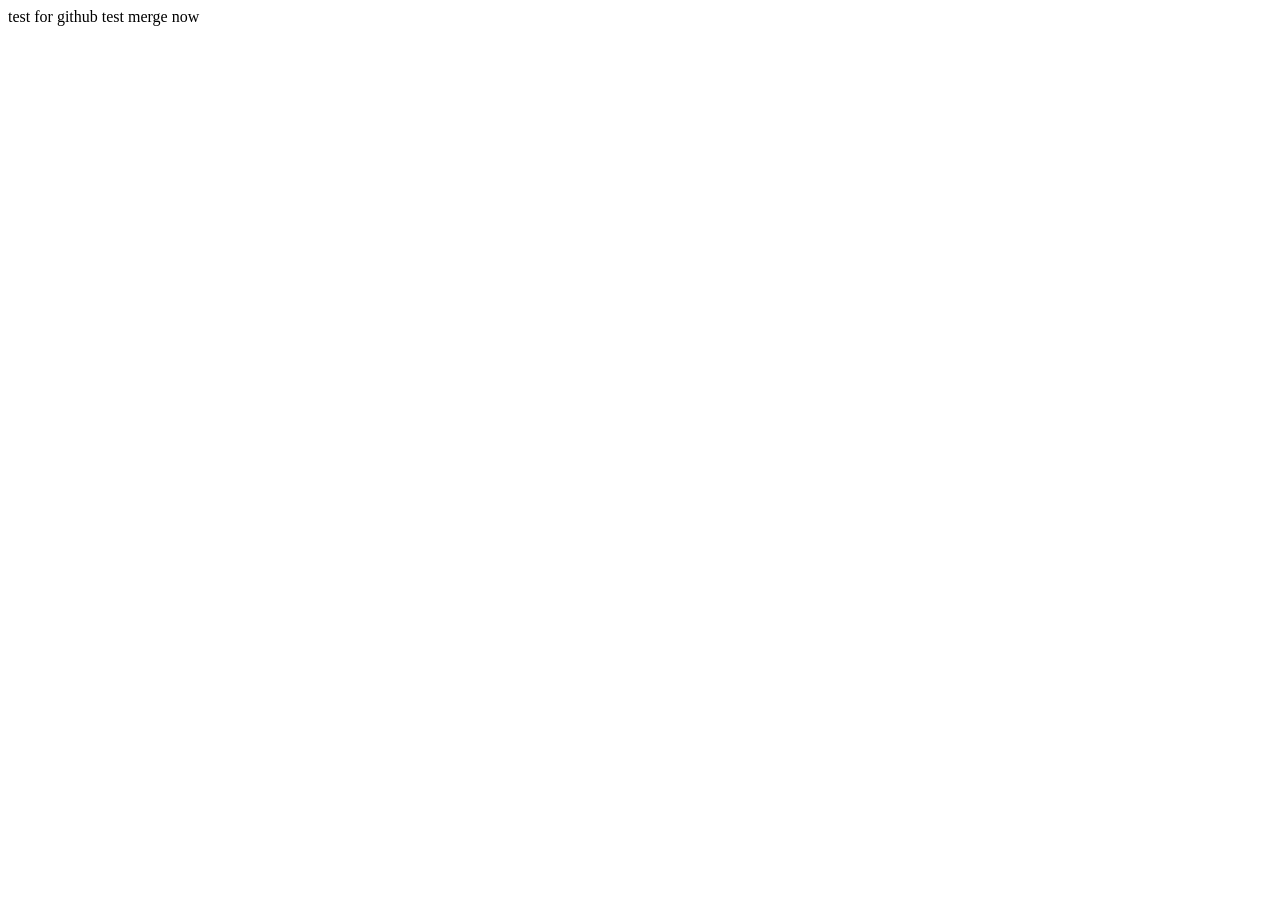
<file: test-github.html>
<!doctype html>
<html lang="en">
  <head>
    <meta charset="UTF-8" />
    <meta name="viewport" content="width=device-width, initial-scale=1.0" />
    <title>Document</title>
  </head>
  <body>
    test for github test merge now
  </body>
</html>
</file>
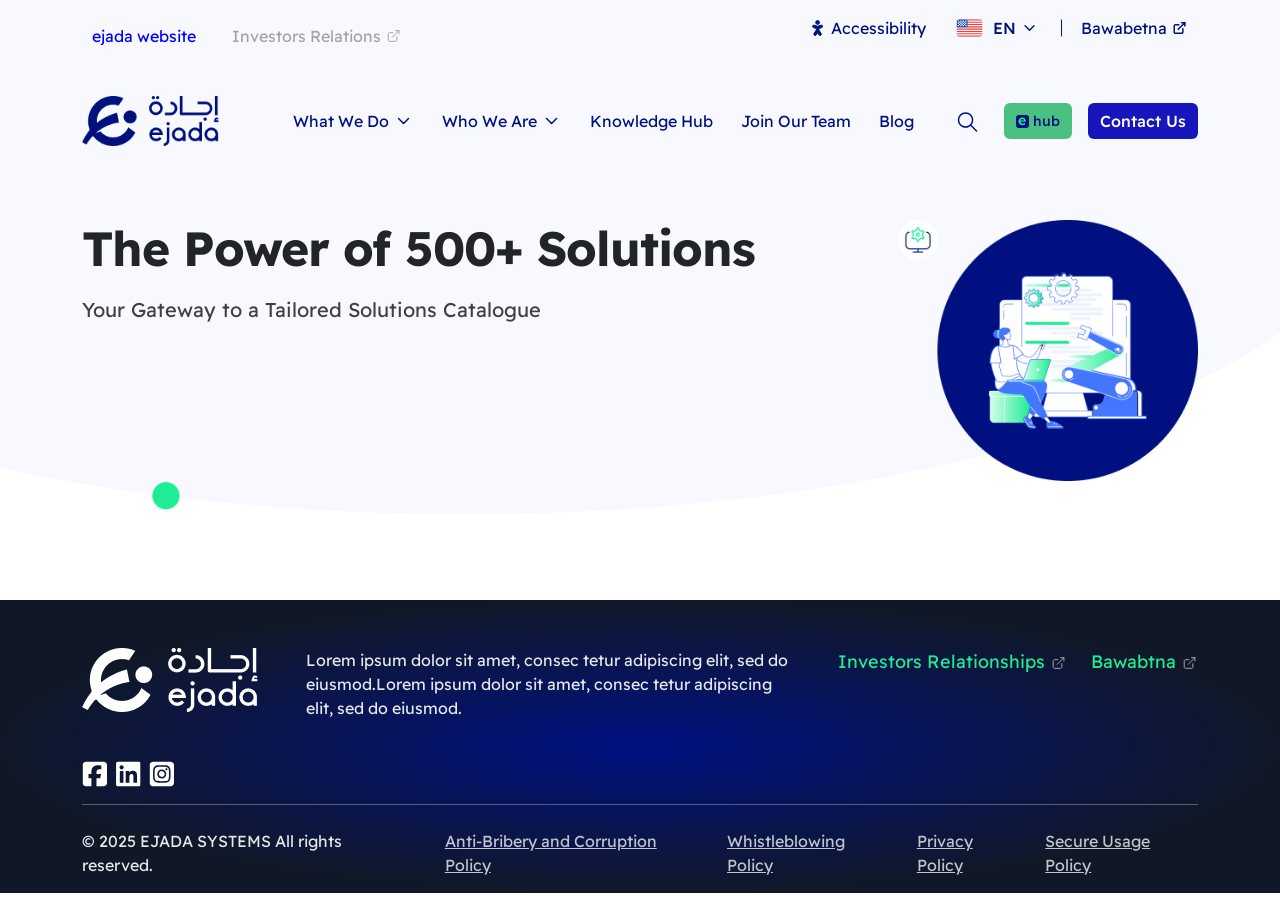
<file: what-we-do-hero.html>
<!DOCTYPE html>
<html lang="en">
  <head>
    <meta charset="UTF-8" />
    <meta name="viewport" content="width=device-width, initial-scale=1.0" />
    <title>Document</title>
    <!-- bootstrap icon  -->
    <link
      rel="stylesheet"
      href="https://cdn.jsdelivr.net/npm/bootstrap-icons@1.13.1/font/bootstrap-icons.min.css"
    />
    <!-- bootstrap css file -->
    <link rel="stylesheet" href="css/bootstrap.min.css" />
    <!-- main style -->
    <link rel="stylesheet" href="css/style.css" />
  </head>
  <body>
    <!-- start small screen nav menu  -->
    <div class="small-menu offcanvas offcanvas-start" id="menu-offcanvas">
      <div class="offcanvas-header">
        <button
          type="button"
          class="btn-close"
          data-bs-dismiss="offcanvas"
          aria-label="Close"
        ></button>
      </div>
      <div class="offcanvas-body">
        <div class="logo">
          <img src="assets/logos/ejada-logo.png" alt="" />
        </div>
        <ul class="mb-0 nav-items d-flex flex-column gap-2">
          <li class="item">
            <a class="d-flex gap-1 align-items-center" href="#"
              >What We Do<img src="assets/icons/chevron-down-blue.svg" alt=""
            /></a>
          </li>
          <li class="item">
            <a href="#">Who We Are</a>
          </li>
          <li class="item">
            <a href="#">Knowledge Hub</a>
          </li>
          <li class="item">
            <a href="#">Join Our Team</a>
          </li>
          <li class="item">
            <a href="#">Blog</a>
          </li>
        </ul>
        <div class="d-flex flex-column gap-4">
          <div class="search pointer">
            <img src="assets/icons/search.svg" alt="search icon" />
          </div>
          <div class="nav-btns d-flex flex-column align-items-start gap-3">
            <a
              class="btn btn-secondary ehub-text d-flex align-items-center gap-1"
            >
              <div class="e"></div>
              hub
            </a>
            <b class="btn btn-primary"> Contact Us </b>
          </div>
        </div>
      </div>
    </div>
    <!-- end small screen nav menu  -->
    <!-- ------------------------------  -->
    <!--------------- start header and hero  ---------->
    <div class="inner-hero-container">
      <!--------------- start header  ------------------------>
      <!-- add "transparent-bg and inner-header-bg" for inner header -->
      <header class="transparent-bg inner-header-bg">
        <!-- -------------- start Up Nav ------------- -->
        <nav class="top">
          <div
            class="container up-nav py-2 d-flex align-items-center justify-content-between"
          >
            <div class="d-flex align-items-center gap-3">
              <a class="ejada-link" href="#">ejada website</a>
              <a
                class="investor-link d-flex align-items-center gap-1 text-neutrals-n4"
                href="#"
                >Investors Relations
                <img src="assets/icons/external-link.svg" alt=""
              /></a>
            </div>

            <ul
              class="d-none d-lg-flex extra-nav d-flex align-items-center gap-2"
            >
              <li class="d-flex">
                <a class="d-flex align-items-center gap-2" href="">
                  <img src="assets/icons/Vector.svg" alt="" />Accessibility</a
                >
              </li>
              <!--- Language Switch --->
              <li class="language-dropdown dropdown">
                <button
                  id="language-code"
                  class="dropdown-toggle btn pe-0 border-0"
                  data-bs-toggle="dropdown"
                  data-bs-target="#language-options"
                >
                  <img
                    id="language-flag"
                    src="assets/icons/us.svg"
                    alt="Flag"
                  />
                  EN
                  <img src="assets/icons/chevron-down-blue.svg" alt="" />
                </button>
                <ul
                  id="language-options"
                  class="language-options dropdown-menu"
                >
                  <li class="dropdown-item">
                    <img src="assets/icons/us.svg" alt="US" /> EN
                  </li>
                  <li class="dropdown-item">
                    <img src="assets/icons/saudi.png" alt="Saudi" /> AR
                  </li>
                </ul>
              </li>
              <!-- -------------  -->

              <img src="assets/icons/Line-blue.svg" alt="" />
              <li>
                <a class="d-flex align-items-center gap-1" href=""
                  >Bawabetna<img
                    src="assets/icons/external-link-blue.svg"
                    alt=""
                /></a>
              </li>
            </ul>

            <!--  start small screen top nav   -->
            <div class="top-nav-dropdown dropdown d-lg-none">
              <button
                id="top-nav-btn"
                class="dropdown-toggle btn pe-0 border-0"
                data-bs-toggle="dropdown"
                data-bs-target="#top-nav"
                data-bs-auto-close="outside"
              >
                <div class="dots-more pointer d-lg-none">
                  <img src="assets/icons/dots-vertical.svg" alt="" />
                </div>
              </button>
              <ul id="top-nav" class="dropdown-menu top-nav flex-column gap-2">
                <li class="d-flex">
                  <a class="d-flex align-items-center gap-2" href="">
                    <img src="assets/icons/Vector.svg" alt="" />Accessibility</a
                  >
                </li>

                <li class="language-dropdown dropdown">
                  <button
                    id="language-code"
                    class="dropdown-toggle btn pe-0 border-0"
                    data-bs-toggle="dropdown"
                    data-bs-target="#language-options"
                  >
                    <img
                      id="language-flag"
                      src="assets/icons/us.svg"
                      alt="Flag"
                    />
                    EN
                    <img src="assets/icons/chevron-down-blue.svg" alt="" />
                  </button>
                  <ul
                    id="language-options"
                    class="language-options dropdown-menu"
                  >
                    <li class="dropdown-item">
                      <img src="assets/icons/us.svg" alt="US" /> EN
                    </li>
                    <li class="dropdown-item">
                      <img src="assets/icons/saudi.png" alt="Saudi" /> AR
                    </li>
                  </ul>
                </li>
                <!-- -------------  -->
                <li>
                  <a class="d-flex align-items-center gap-1" href=""
                    >Bawabetna<img
                      src="assets/icons/external-link-blue.svg"
                      alt=""
                  /></a>
                </li>
              </ul>
            </div>
            <!--  end small screen top nav toggle  -->
            <!-- -------------------------  -->
          </div>
        </nav>

        <!-- ---------------- start Second/Main Nav------------------ -->
        <div
          class="container py-4 main-nav d-flex align-items-center justify-content-between"
        >
          <!-- toggle small screen side menu icon -->
          <button
            class="btn menu-icon d-lg-none"
            data-bs-toggle="offcanvas"
            data-bs-target="#menu-offcanvas"
          >
            <i class="bi bi-list"></i>
          </button>
          <!-- ----------  -->
          <div class="logo">
            <img src="assets/logos/ejada-logo.png" alt="" />
          </div>
          <ul
            class="mb-0 nav-items d-flex align-items-center gap-2 d-none d-lg-flex"
          >
            <li class="item">
              <a class="d-flex gap-1 align-items-center" href="#"
                >What We Do<img src="assets/icons/chevron-down-blue.svg" alt=""
              /></a>
            </li>
            <li class="item">
              <a class="d-flex gap-1 align-items-center" href="#"
                >Who We Are<img src="assets/icons/chevron-down-blue.svg" alt=""
              /></a>
            </li>
            <li class="item">
              <a href="#">Knowledge Hub</a>
            </li>
            <li class="item">
              <a href="#">Join Our Team</a>
            </li>
            <li class="item">
              <a href="#">Blog</a>
            </li>
          </ul>
          <div class="d-flex gap-4 align-items-center">
            <div class="search pointer">
              <img src="assets/icons/search.svg" alt="search icon" />
            </div>
            <div
              class="d-none d-lg-flex nav-btns d-flex align-items-center gap-3"
            >
              <a
                class="btn btn-secondary ehub-text d-flex align-items-center gap-1"
              >
                <div class="e"></div>
                hub
              </a>
              <b class="btn btn-primary"> Contact Us </b>
            </div>
          </div>
        </div>
      </header>
      <!--------------- end header  ------------------------>
      <!----------------------start hero content  ------------------------>
      <div class="container hero-content d-flex justify-content-between">
        <div class="bottom-shape-bg">
          <img src="assets/images/hero-Buttom.png" alt="" />
        </div>
        <div class="text">
          <h1 class="title">The Power of 500+ Solutions</h1>
          <h5 class="sub-title">
            Your Gateway to a Tailored Solutions Catalogue
          </h5>
        </div>
        <!-- add "d-none" class to hide this div illustration -->
        <div class="img">
          <img src="assets/images/hero-Image.png" alt="" />
        </div>
      </div>
      <!------------------ end hero content ---------------------- -->
    </div>
    <!--------------- end header and hero  ---------->

    <!-- ------------------ Start footer ---------------------- -->
    <footer class="">
      <div class="container footer-container">
        <div
          class="footer-content pt-5 pb-3 d-flex align-items-start justify-content-between gap-5"
        >
          <div class="logo-social-section d-flex flex-column gap-5">
            <div class="footer-logo">
              <img
                src="assets/logos/ejada-logo.png"
                alt=""
                class="footer-logo-img"
              />
            </div>
            <div class="social-media-icons d-flex align-items-center gap-2">
              <img
                src="assets/icons/square-facebook-brands-solid 1.svg"
                alt=""
              />
              <img src="assets/icons/linkedin-brands-solid.svg" alt="" />
              <img
                src="assets/icons/square-instagram-brands-solid 1.svg"
                alt=""
              />
            </div>
          </div>
          <p class="">
            Lorem ipsum dolor sit amet, consec tetur adipiscing elit, sed do
            eiusmod.Lorem ipsum dolor sit amet, consec tetur adipiscing elit,
            sed do eiusmod.
          </p>

          <div class="footer-links d-flex align-items-center gap-4">
            <div class="item-link d-flex align-items-center gap-2">
              <a>
                Investors Relationships
                <img src="assets/icons/external-link.svg" alt="" />
              </a>
            </div>
            <div class="item-link d-flex align-items-center gap-2">
              <a>
                Bawabtna
                <img src="assets/icons/external-link.svg" alt="" />
              </a>
            </div>
          </div>
        </div>
        <div class="pt-4 footer-bottom d-flex justify-content-between">
          <p class="copy-right">© 2025 EJADA SYSTEMS All rights reserved.</p>
          <ul class="d-flex gap-4">
            <li><a href="#">Anti-Bribery and Corruption Policy </a></li>
            <li><a href="#"> Whistleblowing Policy</a></li>
            <li><a href="#">Privacy Policy</a></li>
            <li><a href="#">Secure Usage Policy</a></li>
          </ul>
        </div>
      </div>
    </footer>
    <!-- ------------------ End footer ------------------------ -->
    <!-- bootstrap js file -->
    <script src="js/bootstrap.bundle.min.js"></script>
    <!-- main js file -->
    <script src="js/main.js"></script>
  </body>
</html>
</file>
<file: css/style.css>
@import url("https://fonts.googleapis.com/css2?family=Readex+Pro:wght@160..700&display=swap");
@import url("https://fonts.googleapis.com/css2?family=IBM+Plex+Sans+Arabic:wght@100;200;300;400;500;600;700&family=Inter:ital,opsz,wght@0,14..32,100..900;1,14..32,100..900&display=swap");

:root {
  --primary-p1-color: #001081;
  --primary-p1-dark: #000c5e;
  --Primary-Light: #525dc1;
  --primary-p2-color: #0000ff;
  --primary-p2-dark-color: #1616bc;
  --secondary-color: #1fed93;
  --success-color: #4bc181;
  --text-primary-color: #001081;
  --text-neutrals-n4-color: #a3a3a8;
  --text-neutrals-n2-color: #404042;
  --text-neutrals-n3-color: #59595c;
  --text-neutrals-n6-color: #e6e8e8;
  --neutrals-bg-color: #f2f2f2;
  --white: #fff;
  --secondary-bg: #f2f4ff;
  --defult-border-radius: 7px;
  --input-border: #e3e3e3;
  --primary-gradient: radial-gradient(
    47% 47% at 50% 53%,
    rgba(0, 10, 71, 0) 0%,
    #000a47 100%
  );
  --shadow: 0px 3px 8px 2px rgba(64, 64, 66, 0.08);
}

* {
  margin: 0;
  padding: 0;
  box-sizing: border-box;
}

html {
  scroll-behavior: smooth;
  overflow-x: hidden;
}

body {
  font-family: "Readex Pro", sans-serif;
  overflow-x: hidden;
}

ul li {
  list-style: none;
}

a {
  text-decoration: none;
  cursor: pointer;
}

.pointer {
  cursor: pointer;
}

.flip-img {
  transform: scaleY(-1);
}

.btn {
  display: flex;
  align-items: center;
  justify-content: center;
  border: none;
  height: 36px;
  font-weight: 500;
  color: var(--primary-p1-color);
  white-space: nowrap;
}

.btn:hover {
  color: var(--primary-p1-dark);
}

.btn-primary {
  background: var(--primary-p2-dark-color) !important;
  color: var(--white);
}

.btn-primary:hover {
  background-color: var(--primary-p1-color) !important;
  color: var(--white);
}

.btn-light {
  background: #fff;
  color: var(--primary-p1-color);
}

.btn-primary-p1 {
  background: var(--primary-p1-color);
  color: var(--white);
}

.btn-primary-p1:hover {
  background-color: var(--primary-p1-dark);
  color: var(--white);
}

.btn-secondary,
.btn-secondary:hover {
  background: var(--success-color);
  color: var(--primary-p1-color);
}

.btn-outline-primary {
  background-color: none;
  border: 2px solid var(--primary-p1-color) !important;
  color: var(--primary-p1-color) !important;
}

.btn-outline-primary:hover {
  background-color: var(--secondary-bg);
}

.filter-img-white {
  filter: brightness(0) saturate(100%) invert(90%) sepia(0%) saturate(7461%)
    hue-rotate(38deg) brightness(116%) contrast(113%);
}

.filter-img-blue {
  filter: brightness(0) saturate(100%) invert(13%) sepia(34%) saturate(7469%)
    hue-rotate(230deg) brightness(79%) contrast(123%);
}

.text-primary {
  color: var(--primary-p1-color) !important;
}

.text-secondary {
  color: var(--secondary-color) !important;
}

.text-primary-p2 {
  color: var(--primary-p2-color) !important;
}

.text-neutrals-n4 {
  color: var(--text-neutrals-n4-color) !important;
}

.bg-primary {
  background-color: var(--primary-p1-color) !important;
}

.bg-secondary {
  background-color: var(--secondary-bg) !important;
}

.hidden {
  display: none;
}

/*------------ start header -------------------------------------- */
header {
  background-color: #101828;
}

/*  up nav  */
header a {
  padding: 8px 10px;
  color: var(--white);
}

.language-dropdown {
  color: var(--white);
}

/* language  */
.language-dropdown img {
  width: 27px;
  height: 18px;
  margin-right: 10px;
}

.language-dropdown span {
  color: var(--white);
}

/*  second nav  */
.logo img {
  width: 136.873px;
  height: 50px;
}

.main-nav.nav-items {
  font-size: 18px;
}

.ehub-text {
  color: var(--primary-p1-color);
  font-size: 14px;
  font-weight: 500;
}

.ehub-text .e {
  background-color: var(--primary-p1-color);
  border-radius: 3px;
  color: var(--secondary-color);
  width: 12.5px;
  height: 13px;
  position: relative;
}

.ehub-text .e::after {
  position: absolute;
  content: "e";
  top: -5px;
  left: 2px;
}

header img,
header .logo img {
  filter: brightness(0) saturate(100%) invert(90%) sepia(0%) saturate(7461%)
    hue-rotate(38deg) brightness(116%) contrast(113%);
}

header .dropdown-toggle::after {
  content: none;
}

header .language-dropdown img:first-child,
header .investor-link img {
  filter: none !important;
}

a.btn-primary {
  color: var(--white);
}

.language-dropdown .btn {
  color: var(--white);
}

.language-options .dropdown-item img {
  width: 24px;
  height: auto;
  border-radius: 3px;
}

.menu-icon .bi.bi-list {
  color: var(--white);
  font-size: 24px;
}

/* -----------  */
/* white-bg-header  */
header.white-header-bg {
  background-color: var(--white);
}

header.white-header-bg .top {
  background-color: var(--neutrals-bg-color);
}

header.white-header-bg a {
  color: var(--text-primary-color);
}

header.white-header-bg .language-dropdown span {
  color: var(--primary-p1-color);
}

header.white-header-bg img,
.logo img {
  filter: brightness(0) saturate(100%) invert(13%) sepia(34%) saturate(7469%)
    hue-rotate(230deg) brightness(79%) contrast(123%);
}

header.white-header-bg .main-nav {
  background-color: var(--white);
}

header.white-header-bg .ejada-link {
  color: var(--primary-p2-color);
}

/* inner header  */
header.inner-header-bg {
  color: var(--primary-p1-color);
}

header.inner-header-bg img,
header.inner-header-bg .logo img {
  filter: brightness(0) saturate(100%) invert(13%) sepia(34%) saturate(7469%)
    hue-rotate(230deg) brightness(79%) contrast(123%);
}

header.inner-header-bg a {
  color: var(--text-primary-color);
}

header.inner-header-bg .ejada-link {
  color: var(--primary-p2-color);
}

header.inner-header-bg .language-dropdown .btn,
header.white-header-bg .language-dropdown .btn {
  color: var(--primary-p1-color);
}

header.white-header-bg .menu-icon .bi.bi-list,
header.inner-header-bg .menu-icon .bi.bi-list {
  color: var(--primary-p1-color);
}

/* -----------  */
/* small screen top nav toggle and nav menu    */
/* top nav  */
.top-nav-dropdown .top-nav {
  padding: 10px 15px;
}

.top-nav-dropdown .top-nav img {
  filter: brightness(0) saturate(100%) invert(13%) sepia(34%) saturate(7469%)
    hue-rotate(230deg) brightness(79%) contrast(123%);
}

.top-nav-dropdown .top-nav li {
  padding: 10px;
}

.top-nav-dropdown .top-nav li a {
  color: var(--primary-p1-color);
}

.top-nav-dropdown .language-dropdown .btn {
  color: var(--primary-p1-color);
}

/* main menu  */
.small-menu.offcanvas {
  z-index: 1051;
  width: 270px;
  padding: 10px 30px;
}

.small-menu.offcanvas .offcanvas-body {
  display: flex;
  flex-direction: column;
  overflow: auto;
}
.small-menu.offcanvas .offcanvas-body::-webkit-scrollbar {
  width: 0;
}
.small-menu.offcanvas .logo {
  margin-bottom: 30px;
}

.small-menu.offcanvas .nav-items {
  padding-top: 30px;
  padding-bottom: 30px;
  padding-left: 0;
}

.small-menu.offcanvas .nav-items li {
  padding: 10px 0px;
}

.small-menu.offcanvas .nav-items li a {
  color: var(--primary-p1-color);
}

/*------------ end header ---------------------------------------- */
/* -------------------------  */
/*------------ start footer -------------------------------------- */
footer {
  color: var(--text-neutrals-n6-color);
  background: radial-gradient(
    50% 50% at 50% 50%,
    var(--Primary-1-P1, #001081) 0%,
    var(--colors-foreground-fg-primary-900, #101828) 100%
  );
}

.footer-container {
  width: 100%;
  height: 100%;
}

.item-link a {
  color: var(--secondary-color) !important;
  margin-bottom: 32px;
  white-space: nowrap;
  font-size: 18px;
}

.footer-logo {
  width: 176px;
  height: 64px;
}

.footer-logo-img {
  width: 100%;
  filter: brightness(0) saturate(100%) invert(90%) sepia(0%) saturate(7461%)
    hue-rotate(38deg) brightness(116%) contrast(113%);
}

.footer-content {
  border-bottom: 1px solid rgba(255, 255, 255, 0.3);
}

.footer-bottom a {
  color: rgba(255, 255, 255, 0.75);
  text-decoration: underline;
}
/*------------ end footer ---------------------------------------- */
/* -------------------------  */
/*------------ start body ---------------------------------------- */
/*------- start hero section ----------- */
/* home page hero  */
.home-page-hero {
  color: var(--white);
  /* height: 800px; */
  position: relative;
}

header.transparent-bg {
  background-color: transparent;
}

.home-page-hero .shape-1 {
  position: absolute;
  top: 0;
}

.home-page-hero .shape-2 {
  position: absolute;
  bottom: 0;
}
.home-page-hero .hero-video {
  position: absolute;
  top: 0;
  left: 0;
  z-index: -1;
  width: 100%;
  height: 100%;
}
.home-page-hero .hero-video video {
  width: 100%;
  height: 100%;
  object-fit: cover;
}
.home-page-hero .overlay {
  position: absolute;
  top: 0;
  left: 0;
  background-color: rgba(0, 0, 0, 0.5);
  z-index: -1;
  width: 100%;
  height: 100%;
}
.home-page-hero .hero-title h1 {
  font-size: 96px;
  margin-top: 30px;
}
.home-page-hero .hero-content {
  padding-bottom: 50px;
}
.home-page-hero .hero-title span {
  color: var(--secondary-color);
}

.home-page-hero .hero-text {
  font-size: 26px;
}

/* start blog hero  */
/* ----------------------------------------  */
/* blog------------------------- */
.blog-hero-container {
  position: relative;
  height: 780px;
  border-radius: 12px;
  margin-bottom: 200px;
}

.blog-hero-container > img {
  width: 100%;
  height: 100%;
  object-fit: cover;
  border-radius: 12px;
}

.blog-hero-container .content-bg {
  position: absolute;
  top: 0;
  left: 0;
  width: 100%;
  height: 100%;
  background-color: #14162466;
  border-radius: 12px;
}

.blog-hero-container .card {
  position: absolute;
  bottom: -20%;
  left: 0;
  display: flex;
  max-width: 743.566px;
  padding: 32px;
  flex-direction: column;
  gap: 12px;
  border-radius: 12px;
  border: 1px solid #e8e8ea;
  background: #fff;
  margin: 0px 30px;
  box-shadow: 0 5px 10px 0 rgba(64, 64, 66, 0.12);
  z-index: 3;
}

.blog-hero-container .card .text {
  color: #101828;
  font-size: 26px;
  font-weight: 600;
}

.blog-hero-container .card .author-container {
  border-top: 1px solid var(--text-neutrals-n6-color);
  padding-top: 20px;
  justify-content: space-between;
}
/* ------------------  */
.badge {
  border-radius: 7px;
  width: fit-content;
  padding: 5px 8px;
  font-weight: 400;
}

.badge.info-tag {
  background-color: #e2f2ff;
  color: #163eb8;
  border: 1px solid #25a3ff;
}

/* industry lists  */
.card .industry-list .badge {
  border-radius: 22px;
}

.card .industry-list {
  display: flex;
  gap: 8px;
  margin: 16px 0px;
  padding-left: 0;
}

.card .industry-list .info {
  background-color: #e1f3f9;
  color: #163eb8;
}

.card .industry-list .success {
  background-color: #e8f4ed;
  color: #005a30;
}

.card .industry-list .danger {
  background-color: #fbdde8;
  color: #b40041;
}

.card .industry-list .warning {
  background-color: #fcf7e1;
  color: #f96605;
}

.card .industry-list .purple {
  background-color: #dabee1;
  color: #3f1e72;
}

.card .date {
  color: #535862;
  font-size: 16px;
  font-weight: 400;
}
/* to show p with 2 lines ...  */
.card p.line-clamp-2 {
  display: -webkit-box;
  line-clamp: 2;
  -webkit-line-clamp: 2;
  -webkit-box-orient: vertical;
  overflow: hidden;
  text-overflow: ellipsis;
}
/* author  */
.card .author {
  color: #475467;
  gap: 10px;
}
.card .author .avatar {
  width: 32px;
  height: 32px;
  display: flex;
  padding: 7px 6px;
  border-radius: 50%;
  background: #f4a9c6;
}
.card .author .name {
  font-size: 16px;
  font-weight: 400;
  margin-bottom: 3px;
}
.card .author .dep {
  font-size: 12px;
  font-weight: 400;
  margin-bottom: 3px;
}
.card .author .avatar .text {
  color: #f3f5f8;
  font-size: 14px;
}
/* ----------------------------------------  */
/* what we do (inner bg ) hero  */
/* hero  */
.inner-hero-container {
  background-color: #f7f9ff;
  width: 100%;
  min-height: 550px;
  /* padding: 50px 0px 60px; */
  margin-bottom: 50px;
  align-items: flex-start;
  position: relative;
  overflow: hidden;
}
.inner-hero-container .container {
  padding-top: 50px;
}
.inner-hero-container .text {
  display: flex;
  flex-direction: column;
  gap: 12px;
}
.inner-hero-container .text .title {
  color: var(--primary-color);
  font-size: 48px;
  font-weight: 700;
  letter-spacing: -0.96px;
}
.inner-hero-container .text .sub-title {
  color: var(--text-neutrals-n2-color);
  font-size: 20px;
  font-weight: 400;
}
.inner-hero-container .bottom-shape-bg {
  position: absolute;
  bottom: -5px;
  left: 0;
  z-index: 1;
}
.bottom-shape-bg img {
  width: 100%;
}
.inner-hero-container .text,
.inner-hero-container .img {
  z-index: 3;
}
.inner-hero-container .img {
  width: 300px;
}
.inner-hero-container .img img {
  width: 100%;
}
/* who we are hero  */
.who-we-are-hero {
  display: flex;
  flex-direction: column;
  color: var(--white);
  height: 844px;
  background-image: url(../assets/images/hero4.png);
}
.who-we-are-hero .hero-content {
  text-align: center;
  margin-top: 60px;
}
.who-we-are-hero .hero-title {
  max-width: 950px;
}
.who-we-are-hero .hero-title h1 {
  font-size: 60px;
}
.who-we-are-hero .hero-text {
  font-size: 24px;
}
/* ----------------------------  */
/*---------- end hero section---------- */
/* ---------start slider section------  */
/* Swiper Container------------------------- */
/* news slider specific (images slider card) */
.swiper.news-slider {
  width: 100%;
  margin: 0px auto;
  padding-bottom: 50px;
  padding-top: 50px;
  /* background-color: red; */
}
/* Slide Card Design */
.news-slider .swiper-slide {
  border-radius: 10px;
  height: 450px;
  transition: transform 0.3s ease;
  opacity: 0.5;
  position: relative;
  overflow: hidden;
}
.news-slider .swiper-slide .img-card {
  width: 100%;
  height: 100%;
}
.news-slider .swiper-slide .img-card img {
  width: 1250px;
  position: relative;
  top: -50%;
}
.news-slider .swiper-slide .content {
  position: absolute;
  background-color: #14162466;
  width: 100%;
  height: 100%;
  top: 0;
  left: 0;
  display: flex;
  align-items: flex-end;
}
.news-slider .swiper-slide .content .card {
  display: flex;
  flex-direction: column;
  width: 517px;
  padding: 32px;
  gap: 8px;
  border-radius: 7px;
  border: 1px solid #e8e8ea;
  background: rgba(255, 255, 255, 0.9);
  box-shadow: 0 5px 10px 0 rgba(64, 64, 66, 0.12);
  margin-left: 30px;
  margin-bottom: -20px;
}

.news-slider .swiper-slide .content .card .date {
  color: #535862;
  font-size: 14px;
}
.news-slider .swiper-slide .content .card p {
  color: var(--text-neutrals-n2-color);
  font-size: 12px;
  font-weight: 400;
}
.swiper-slide:hover {
  transform: scale(1.03);
}
.news-slider .swiper-slide-active {
  transform: scale(1.1);
  opacity: 1;
}
/* Arrows */
.news-slider .swiper-button-prev,
.news-slider .swiper-button-next {
  color: #fff;
  width: 56px;
  height: 56px;
  background-color: #001081;
  border-radius: 50%;
  border: 1px solid #fff;
  box-shadow: 0 4px 10px rgba(0, 0, 0, 0.1);
  top: 50%;
}
.swiper-button-prev::after,
.swiper-button-next::after {
  font-size: 16px;
}
/* Dots styling */
.swiper-pagination-bullets {
  bottom: 0 !important;
}
.news-slider .swiper-pagination-bullet {
  background-color: #d1d1d1;
  margin: 5px;
  opacity: 1;
  width: 6px;
  height: 6px;
  border-radius: 50%;
  transition: background 0.3s;
}
.news-slider .swiper-pagination-bullet-active {
  background: #001081;
  width: 20px;
  height: 6px;
  border-radius: 7px;
}
/*-------- end slider section -------- */

/* -------start cards styles -------- */
/*for allignment - remove it later*/
.card-container .card {
  margin: 10px;
}
/* -----------------------------  */
.card {
  overflow: hidden;
}
.card .title {
  color: var(--text-primary-color);
  font-weight: 600;
}
.card-image img {
  width: 100%;
  border-radius: 7px;
}
/* solution cards ------ */
.solution-cards .card {
  padding: 32px;
  width: 379px;
  min-height: 348px;
  border-radius: 13.793px;
  border: 0.862px solid #e6e8e8;
  background: #f3f5f8;
  overflow: hidden;
  box-shadow: none !important;
}
.solution-cards .card.sm-card {
  box-shadow: 0 -3.448px 77.586px 0 rgba(0, 0, 0, 0.12);
}
.solution-cards .card:hover img.arrow {
  filter: brightness(0) saturate(100%) invert(100%) sepia(92%) saturate(30%)
    hue-rotate(118deg) brightness(106%) contrast(109%);
}
.solution-cards .card .discover-link {
  display: flex !important;
  flex-direction: row;
  align-items: center;
  gap: 8px;
  color: red;
}
.solution-cards .card .text-bg-layer {
  position: absolute;
  right: -16px;
  bottom: -79px;
  color: #c5cfda;
  text-align: right;
  font-size: 280px;
  font-weight: 600;
  opacity: 0.2;
}

.solution-cards .card .icon-bg {
  display: flex;
  width: 68px;
  height: 68px;
  padding: 10px;
  justify-content: center;
  align-items: center;
  gap: 10px;
  border-radius: 300px;
  background: var(--primary-p2-dark-color);
}

.solution-cards .card:hover .icon img {
  filter: brightness(0) saturate(100%) invert(90%) sepia(0%) saturate(7461%)
    hue-rotate(38deg) brightness(116%) contrast(113%);
}
.solution-cards .card:hover .icon-bg {
  background-color: white;
}
.solution-cards .card img.light,
.solution-cards .card:hover .text-bg-layer {
  display: none;
}
.solution-cards .card:hover .icon-bg img {
  filter: brightness(0) saturate(100%) invert(7%) sepia(53%) saturate(7463%)
    hue-rotate(234deg) brightness(106%) contrast(116%);
}
.solution-cards .card:hover {
  background-color: var(--primary-p2-dark-color);
  color: white;
}

.solution-cards .card:hover p,
.solution-cards .card:hover a {
  display: block;
  padding: 0;
  color: white;
  font-size: 12px;
}

.solution-cards .card:hover h4 {
  width: fit-content;
  color: var(--white);
}

/*---------- MC&PR CARD ----------*/

.mc-pr-card .card {
  padding: 16px 16px 32px;
  border-radius: 7px;
  width: 405px;
}
.mc-pr-card .card p {
  color: var(--text-neutrals-n3-color);
}

.mc-pr-card .date {
  color: #a3a3a8 !important;
}
/* ---project card ------- */
.project-card .card {
  max-width: 800px;
  padding: 10px;
  border: none;
}
.project-card .card-title h3 {
  color: #000;
  font-size: 20px;
  font-weight: 900;
}
.project-card .card-title h6 {
  font-size: 16px;
  color: var(--text-neutrals-n3-color);
}
.project-card .card .card-image {
  margin-bottom: 30px;
}
.project-card .card .card-image img {
  width: 100%;
}

/*------ projects accordion cards  */
.projects-accordion-cards .card {
  width: 280px;
  height: 400px;
  cursor: pointer;
  position: relative;
  padding: 0;
  border-radius: 16px;
}

.projects-accordion-cards .card .card-content img {
  width: 100%;
}

.projects-accordion-cards .card .card-content .content {
  background-color: #00000066;
  position: absolute;
  width: 100%;
  height: 100%;
  top: 0;
  left: 0;
}
.projects-accordion-cards .card .logo {
  display: flex;
  align-items: center;
  justify-content: center;
  width: 100%;
  height: 100%;
  font-size: 28px;
  color: white;
}
.projects-accordion-cards .card.expanded {
  width: 592px;
  height: 400px;
}

.projects-accordion-cards .card.expanded .logo {
  display: none;
}
.projects-accordion-cards .card .expanded-card-content {
  display: none;
}
.projects-accordion-cards .card.expanded .expanded-card-content {
  display: flex;
  flex-direction: column;
  justify-content: flex-end;
  height: 100%;
  padding: 24px;
  gap: 16px;
  color: white;
}
.projects-accordion-cards .card.expanded .card-content img.card-bg {
  position: relative;
  top: -245px;
}
.projects-accordion-cards .card.expanded .expanded-card-content img {
  width: 43px;
}

/*------ digital transformation card ---- */

.digital-transformation.cards-container {
  /* margin: 0 auto; */
  max-width: 1218px;
}
.digital-transformation .card {
  padding: 0;
  width: 100%;
  /* max-width: 1218px; */
  /* change to 100% after add margin*/
  height: 550px;
  display: flex;
  flex-direction: row;
  background-color: var(--primary-p1-color);
  color: white;
  position: relative;
  gap: 16px;
  border: none;
  margin-bottom: 30px;
}
.digital-transformation .card .shape {
  position: absolute;
  bottom: -5px;
  z-index: 1;
  left: -80px;
}
.digital-transformation .card .img-section {
  width: 100%;
  height: 100%;
  position: relative;
  overflow: hidden;
}
.digital-transformation .card .img-section .img {
  border-radius: 50%;
  position: absolute;
  /* left: -310px; */
  /* top: -450px; */
  /* max-width: 900px; */
  /* width: 900px; */
  /* height: 900px; */
  min-width: 150%;
  min-height: 150%;
  right: 0;
  bottom: 80px;
  object-fit: cover;
  overflow: hidden;
}
.digital-transformation .card .img-section .img img {
  width: 100%;
  /* position: relative;
  top: 450px;
  left: 150px; */
  position: absolute;
  bottom: 0;
  right: 0;
}
.digital-transformation .card .content-container {
  padding: 24px;
  padding-left: 0px;
  height: 100%;
  width: 100%;
  z-index: 2;
}
.digital-transformation .card .content-container .top-head {
  align-items: flex-start;
}
.digital-transformation .card .content-container .top-head p {
  width: 283px;
  font-size: 14px;
  text-align: right;
}
.digital-transformation .card .content-container .content {
  width: 321px;
  margin-top: 90px;
  display: flex;
  flex-direction: column;
  gap: 20px;
}
.digital-transformation .card .content-container .content .sub-head {
  color: var(--secondary-color);
  font-weight: 600;
  margin-bottom: 8px;
}
.digital-transformation .card .content-container .content p {
  color: var(--text-neutrals-n6-color);
}

.digital-transformation .card .content-container .content a {
  width: fit-content;
  color: var(--primary-p1-color);
  font-size: 18px;
  font-weight: 500;
}

/* our capabilities card --------- */
.our-capabilities .card {
  width: 384px;
  padding: 24px;
  background-color: #f7f9ff;
  border: none;
}
.our-capabilities .card .text {
  font-family: "Inter", sans-serif;
}

.our-capabilities .card .icon {
  width: 48px;
  height: 48px;
  background-color: var(--primary-p1-color);
  display: flex;
  align-items: center;
  justify-content: center;
  border-radius: 10px;
  margin-bottom: 24px;
}
.our-capabilities .card p {
  color: #404042;
  line-height: 24px;
  margin-top: 10px;
}
.our-capabilities .card a {
  color: var(--primary-p1-color);
  gap: 8px;
}

/* discover the impact on your business card -- */
.discover-impact {
  gap: 8px;
}
.discover-impact .card {
  width: 367px;
  background-color: #fff;
  display: flex;
  flex-direction: column;
  gap: 35px;
  align-items: flex-start;
  padding: 24px;
  height: fit-content;
  border: none;
}

.discover-impact .card img {
  width: 70px;
}
.discover-impact .card p {
  color: var(--text-neutrals-n2-color);
}
.discover-impact .card.cta-no .btn {
  display: none;
}

/* subscribe card ------------------  */
.subscribe-card {
  margin: 20px 20px;
  border-radius: 16px;
  background: url(../assets/images/newsletter2.png);
  background-repeat: no-repeat;
  background-size: cover;
  height: 450px;
  display: flex;
  justify-content: center;
  align-items: center;
}
.subscribe-card .content {
  display: flex;
  flex-direction: column;
  justify-content: center;
  align-items: center;
  gap: 20px;
  color: #fff;
  text-align: center;
}
.subscribe-card .content .icon {
  display: flex;
  width: 80px;
  height: 80px;
  padding: 20px;
  justify-content: center;
  align-items: center;
  border-radius: 50%;
  background: #fff;
}
.subscribe-card .content .title {
  font-size: 40px;
  letter-spacing: -0.8px;
  font-weight: 600;
}
.subscribe-card .content > p {
  font-size: 20px;
  font-weight: 400;
}

.subscribe-card .content .input-note {
  font-size: 13px;
  margin-top: 10px;
}

.subscribe-card .btn,
.subscribe-card .form-control {
  height: 48px;
}

/* social media cards------------------------- */
.social-media-container {
  gap: 12px;
}
.social-media-container .card {
  display: flex;
  width: 378.667px;
  padding: 16px;
  flex-direction: column;
  gap: 24px;
  height: fit-content;
  box-shadow: none;
  border-radius: 16px;
}
.social-media-container .card .card-img {
  overflow: hidden;
  border-radius: 8px;
}
.social-media-container .card .card-img img {
  object-fit: cover;
  width: 100%;
  height: 100%;
}
.social-media-container .card.tall .card-img {
  height: 302px;
}
.social-media-container .card.short .card-img {
  height: 198px;
}
.social-media-container .card .content {
  display: flex;
  flex-direction: column;
  gap: 20px;
  color: var(--primary-p1-color);
}
.social-media-container .card p {
  display: -webkit-box;
  -webkit-line-clamp: 4;
  line-clamp: 2;
  -webkit-box-orient: vertical;
  overflow: hidden;
  text-overflow: ellipsis;
  color: var(--primary-p1-color);
}
.social-media-container .card .like {
  border-top: 1px solid #d1d4d4;
  display: flex;
  justify-content: center;
  padding: 10px 0px;
}
.social-media-container .card .like img {
  cursor: pointer;
}

/* events cards -------------------- */

.events-cards .card {
  width: 604px;
  padding: 16px;
  gap: 24px;
  border: 1px solid #f2f4ff;
  background: #fff;
  box-shadow: 0 3px 8px 2px rgba(64, 64, 66, 0.08);
  height: fit-content;
  border-radius: 8px;
}
.events-cards .card:hover {
  box-shadow: none;
}
.events-cards .card .card-img {
  max-width: 199px;
  min-width: 199px;
  height: 120px;
  overflow: hidden;
  border-radius: 8px;
}
.events-cards .card .card-img img {
  width: 100%;
  /* if i use real source image  */
  /* position: relative;
  top: -70px; */
}
.events-cards .card .content {
  display: flex;
  flex-direction: column;
  gap: 8px;
}
.events-cards .card .content .date {
  font-size: 12px;
}
.events-cards .card .content p {
  display: -webkit-box;
  line-clamp: 2;
  -webkit-line-clamp: 2;
  -webkit-box-orient: vertical;
  overflow: hidden;
  text-overflow: ellipsis;
  color: var(--text-neutrals-n2-color);
  font-size: 11px;
}
/* -----------------------------  */
/*  mobility and customer expereince card (with its swiper) ------------------  */
.mobility-experience .card {
  padding: 16px;
  width: 325px;
  border: none;
  box-shadow: 0 3px 8px 2px rgba(64, 64, 66, 0.08);
}
.mobility-experience .card:hover {
  background-color: var(--secondary-bg);
}
.mobility-experience .card p {
  color: var(--text-neutrals-n2-color);
  font-size: 12px;
  font-weight: 400;
  display: -webkit-box;
  -webkit-line-clamp: 2;
  line-clamp: 2;
  -webkit-box-orient: vertical;
  overflow: hidden;
  text-overflow: ellipsis;
}

/* industry logos swiper  */
.industry-swiper-container {
  position: relative;
}
.industry-swiper-container .swiper.industry-swiper {
  position: relative;
  padding: 10px;
  position: relative;
  margin: 10px 0px;
}

.swiper.industry-swiper .swiper-slide {
  display: flex;
  padding: 5px 8px;
  flex-direction: column;
  justify-content: center;
  align-items: center;
  gap: 4px;
  border-radius: 20px;
  background: #e8f4ed;
  font-size: 11px;
}
.swiper.industry-swiper .swiper-slide:nth-child(1) {
  background-color: #e8f4ed;
  color: #005a30;
}
.swiper.industry-swiper .swiper-slide:nth-child(2) {
  background-color: #fcf7e1;
  color: #f96605;
}
.swiper.industry-swiper .swiper-slide:nth-child(3) {
  background-color: #e1f3f9;
  color: #163eb8;
}
.swiper.industry-swiper .swiper-slide:nth-child(4) {
  background-color: #dabee1;
  color: #3f1e72;
}
.swiper.industry-swiper .swiper-slide:nth-child(5) {
  background-color: #e8f4ed;
  color: #005a30;
}

.swiper.industry-swiper .swiper-button-prev,
.swiper.industry-swiper .swiper-button-next {
  width: 40px;
  height: 100%;
  top: 24px;
  background: none;
  color: var(--primary-color);
  font-weight: bold;
  z-index: 10;
}
.swiper.industry-swiper .swiper-button-next::after,
.swiper.industry-swiper .swiper-button-prev::after {
  font-size: 11px !important;
}
.swiper.industry-swiper .swiper-button-prev {
  left: -17px;
}

.swiper.industry-swiper .swiper-button-next {
  right: -17px;
}

.swiper.industry-swiper .swiper-button-disabled {
  opacity: 0;
  pointer-events: none;
}

/* Fade overlays */
.industry-swiper-container .fade-left,
.industry-swiper-container .fade-right {
  position: absolute;
  top: 0;
  bottom: 0;
  width: 50px;
  z-index: 5;
  pointer-events: none;
}

.industry-swiper-container .fade-left {
  left: 0;
  background: linear-gradient(
    to right,
    rgba(255, 255, 255, 1),
    rgba(255, 255, 255, 0.9),
    rgba(255, 255, 255, 0.8),
    rgba(255, 255, 255, 0.5),
    rgba(255, 255, 255, 0.2),
    rgba(255, 255, 255, 0)
  );
}

.industry-swiper-container .fade-right {
  right: 0px;
  background: linear-gradient(
    to left,
    rgba(255, 255, 255, 1),
    rgba(255, 255, 255, 0.9),
    rgba(255, 255, 255, 0.8),
    rgba(255, 255, 255, 0.5),
    rgba(255, 255, 255, 0.2),
    rgba(255, 255, 255, 0)
  );
}
/* card praimary bg Fade overlays */
.mobility-experience .card:hover .industry-swiper-container .fade-right {
  background: linear-gradient(
    to left,
    rgb(242, 244, 255, 1),
    rgba(242, 244, 255, 0.9),
    rgba(242, 244, 255, 0.8),
    rgba(242, 244, 255, 0.5),
    rgba(242, 244, 255, 0.2),
    rgba(242, 244, 255, 0)
  );
}
.mobility-experience .card:hover .industry-swiper-container .fade-left {
  background: linear-gradient(
    to right,
    rgb(242, 244, 255, 1),
    rgba(242, 244, 255, 0.9),
    rgba(242, 244, 255, 0.8),
    rgba(242, 244, 255, 0.5),
    rgba(242, 244, 255, 0.2),
    rgba(242, 244, 255, 0)
  );
}
.fade-hidden {
  opacity: 0;
}
/* ----------------- */
/* explore card with blue bg  */
/*remove bg later*/
.explore-cards {
  background-color: var(--primary-p1-color);
}
.explore-cards .card {
  background-color: transparent;
  border: none;
  color: var(--white);
  width: 323px;
}
.explore-cards .card .card-img {
  height: 170px;
  width: 100%;
  border-radius: 7px;
}
.explore-cards .card .card-img img {
  height: 100%;
  width: 100%;
  border-radius: 7px;
}
/* ---------------  */
/* solutions and catalouge and 500 solution cards ------------------------- */
.card.catalogue {
  width: 327px;
  border: 1px solid var(--Colors-Border-border-tertiary, #f2f4f7);
  box-shadow: 0 3px 8px 2px rgba(64, 64, 66, 0.08);
  padding: 16px;
}

.card.catalogue p {
  font-size: 12px;
}
/* --solution overlaped cards ----  */
.solution-overlap-cards-container {
  background: #001081;
  margin: 20px 64px;
  display: flex;
  justify-content: space-between;
  gap: 30px;
  border-radius: 16px;
  overflow: hidden;
  padding-top: 90px;
}
.solution-overlap-cards-container .card {
  display: flex;
  max-width: 580px;
  min-height: 405px;
  padding: 24px 30px;
  flex-direction: column;
  border-radius: 16px;
  border: 1px solid #e6e8e8;
  background: #fff;
  box-shadow: 0 -4px 48px 0 rgba(0, 0, 0, 0.18);
  margin-bottom: 20px;
}

.solution-overlap-cards-container .card .sub-title {
  color: var(--text-primary-color);
}
.solution-overlap-cards-container .card-content {
  display: flex;
  flex-direction: column;
  gap: 8px;
}
.solution-overlap-cards-container .card-number {
  color: var(--text-primary-color);
}
.solution-overlap-cards-container p {
  color: var(--text-neutrals-n2-color);
  font-size: 14px;
  font-weight: 400;
}

.solution-overlap-cards-container .card-btns {
  gap: 8px;
  margin-top: auto;
}

.solution-overlap-cards-container .card .industry-list {
  margin-top: 10px;
}
.solution-overlap-cards-container .last-card,
.solution-overlap-cards-container .discover-card {
  position: relative;
}
.solution-overlap-cards-container .last-card .shape,
.solution-overlap-cards-container .discover-card .shape {
  position: absolute;
  top: 0;
  right: 0;
}
.solution-overlap-cards-container .last-card .card-content,
.solution-overlap-cards-container .discover-card .card-content {
  max-width: 415px;
  margin-top: 70px;
  z-index: 2;
}
.solution-overlap-cards-container .last-card .card-content h4 {
  color: var(--text-primary-color);
}
.solution-overlap-cards-container .text-shape-container {
  overflow: hidden;
  position: relative;
  height: 600px;
  width: 650px;
  display: flex;
  flex-direction: column;
  align-items: space-between;
  height: 95vh;
}
.solution-overlap-cards-container .text-shape-container .img {
  position: absolute;
  bottom: 0px;
  left: -30px;
}
.solution-overlap-cards-container .text-shape-container .title {
  z-index: 5;
  padding-left: 120px;
}
.solution-overlap-cards-container .card-container {
  padding-right: 120px;
  padding-bottom: 30px;
}
/* ----end cards  styles ----*/
/* -------------------------  */
/* ----other components----  */
/* statistics list------------------  */
.statistic {
  display: flex;
  flex-direction: column;
  gap: 8px;
  padding-left: 24px;
  border-left: 3px solid var(--Primary-Light);
  width: 256px;
}
.statistic h1 {
  color: var(--Primary-Light);
}
.statistic p {
  color: #535862;
}

/* important links items */
.link-item {
  color: var(--primary-p2-color);
  width: 437.065px;
  padding: var(--spacing-xl, 16px) var(--spacing-lg, 12px);
  border-bottom: 1px solid var(--Colors-Border-border-disabled_subtle, #eaecf0);
}
/* ----------------------  */
/* menu list  */

.menu-list {
  display: flex;
  flex-direction: column;
  padding-left: 0;
}
.menu-list li a {
  display: block;
  color: var(--text-neutrals-n3-color);
  font-size: 16px;
  font-weight: 400;
  padding: 16px 24px;
}
.menu-list li a:hover {
  color: #000;
}
.menu-list > li > a.selected {
  border-left: 4px solid #001187;
}
.menu-list > li > a.selected {
  color: #001187;
}

/*---------- start side pane -------- */
.side-pane-container {
  width: 300px;
  padding: 16px 0;
  border-radius: 16px;
  background: #f7f9ff;
}
.side-pane-container .menu-list {
  display: flex;
  flex-direction: column;
  padding-left: 0;
}
.side-pane-container .title {
  font-size: 18px;
  font-weight: 600;
  padding: 24px;
}

.side-pane-container .menu-list li a {
  display: block;
  color: #000;
  font-size: 16px;
  font-weight: 400;
  padding: 16px 24px;
  margin-bottom: 1px;
}

.side-pane-container .menu-list > li > a.selected,
.side-pane-container .menu-list > li > a:hover {
  border-left: 4px solid #001187;
}
.side-pane-container .menu-list > li > a.selected,
.side-pane-container .menu-list > li > a:hover {
  color: #001187;
}
.side-pane-container .sub-menu li a {
  margin-left: 24px;
  padding: 8px 24px !important;
}
.side-pane-container .sub-item a.selected,
.side-pane-container .sub-item a:hover {
  border-left: 4px solid #001187;
  color: #001187;
}
/*---------- end side pane -------- */
/*------------ end body ------------------------------------------ */
/* -------------------------  */

/* responsive  */
/* (xl): 1200px and below  */
@media screen and (max-width: 1200px) {
  header,
  footer {
    font-size: 14px;
  }
  .item-link h3 {
    font-size: 14px;
  }

  .digital-transformation .card .img-section .img {
    /* width: 100%; */
    /* min-width: 700px; */
  }
  .digital-transformation .card .img-section .img img {
    width: 110%;
  }
}

/* Large (lg): 992px and below  */
@media screen and (max-width: 992px) {
  .footer-bottom {
    flex-direction: column;
  }
  .footer-bottom ul {
    flex-wrap: wrap;
    justify-content: space-between;
    padding-left: 0;
    row-gap: 2px !important;
  }
  .footer-logo {
    width: 176px;
    height: 64px;
  }
  .home-page-hero .hero-title h1 {
    font-size: 46px;
  }
  .home-page-hero .hero-text {
    font-size: 16px;
  }
  .home-page-hero .shape-1 {
    top: -50px;
  }

  .home-page-hero .shape-2 {
    left: -85px;
    bottom: 50px;
  }
  .who-we-are-hero .hero-title h1 {
    font-size: 40px;
  }
  .who-we-are-hero .hero-text {
    font-size: 16px;
  }
  /* projects accordion */
  .projects-accordion-cards .card .card-content img {
    /* width: 120%; */
  }

  /* digital transformation card*/
  .digital-transformation .card .img-section .img img {
    width: 140%;
  }

  .digital-transformation .card .shape {
    left: -250px;
  }
}

/* below md screen   */
@media screen and (max-width: 768px) {
  .footer-content {
    flex-direction: column;
  }
  /* ---- cards ----  */
  /* solution cards  */
  .solution-cards .card {
    width: 326px;
    min-height: 300px;
  }
  .solution-cards .card h4 {
    width: 150px;
  }
  /* digital transformation card*/
  .digital-transformation .card .img-section {
    display: none;
  }
  .digital-transformation .card .content-container {
    padding: 24px;
  }
}

/* solution scroll cards with gsap responsive  */
@media screen and (max-width: 1300px) {
  .solution-overlap-cards-container {
    gap: 20px;
  }
  .solution-overlap-cards-container .text-shape-container {
    width: 530px;
  }
}
@media screen and (max-width: 1200px) {
  .solution-overlap-cards-container .text-shape-container .img {
    position: absolute;
    bottom: -30px;
    left: -50px;
  }
  .solution-overlap-cards-container .text-shape-container .title {
    padding-left: 20px;
    padding-right: 20px;
  }
  .solution-overlap-cards-container .card-container {
    padding-right: 20px;
  }
  .solution-overlap-cards-container .text-shape-container {
    width: 420px;
  }
  .solution-overlap-cards-container {
    gap: 0px;
  }
}
@media screen and (max-width: 992px) {
  .solution-overlap-cards-container {
    flex-direction: column;
    gap: 40px !important;
    padding-top: 30px;
  }

  .solution-overlap-cards-container .text-shape-container .img {
    display: none;
  }
  .solution-overlap-cards-container .text-shape-container {
    height: auto;
    width: 100%;
  }
  .solution-overlap-cards-container .card-container {
    padding-left: 20px;
    margin: 0 auto;
  }
}
@media screen and (max-width: 668px) {
  .solution-overlap-cards-container .card {
    max-width: 100% !important;
    max-height: auto !important;
  }
  .solution-overlap-cards-container .industry-list {
    flex-wrap: wrap;
  }
  .solution-overlap-cards-container {
    margin: 20px;
  }
}
</file>
